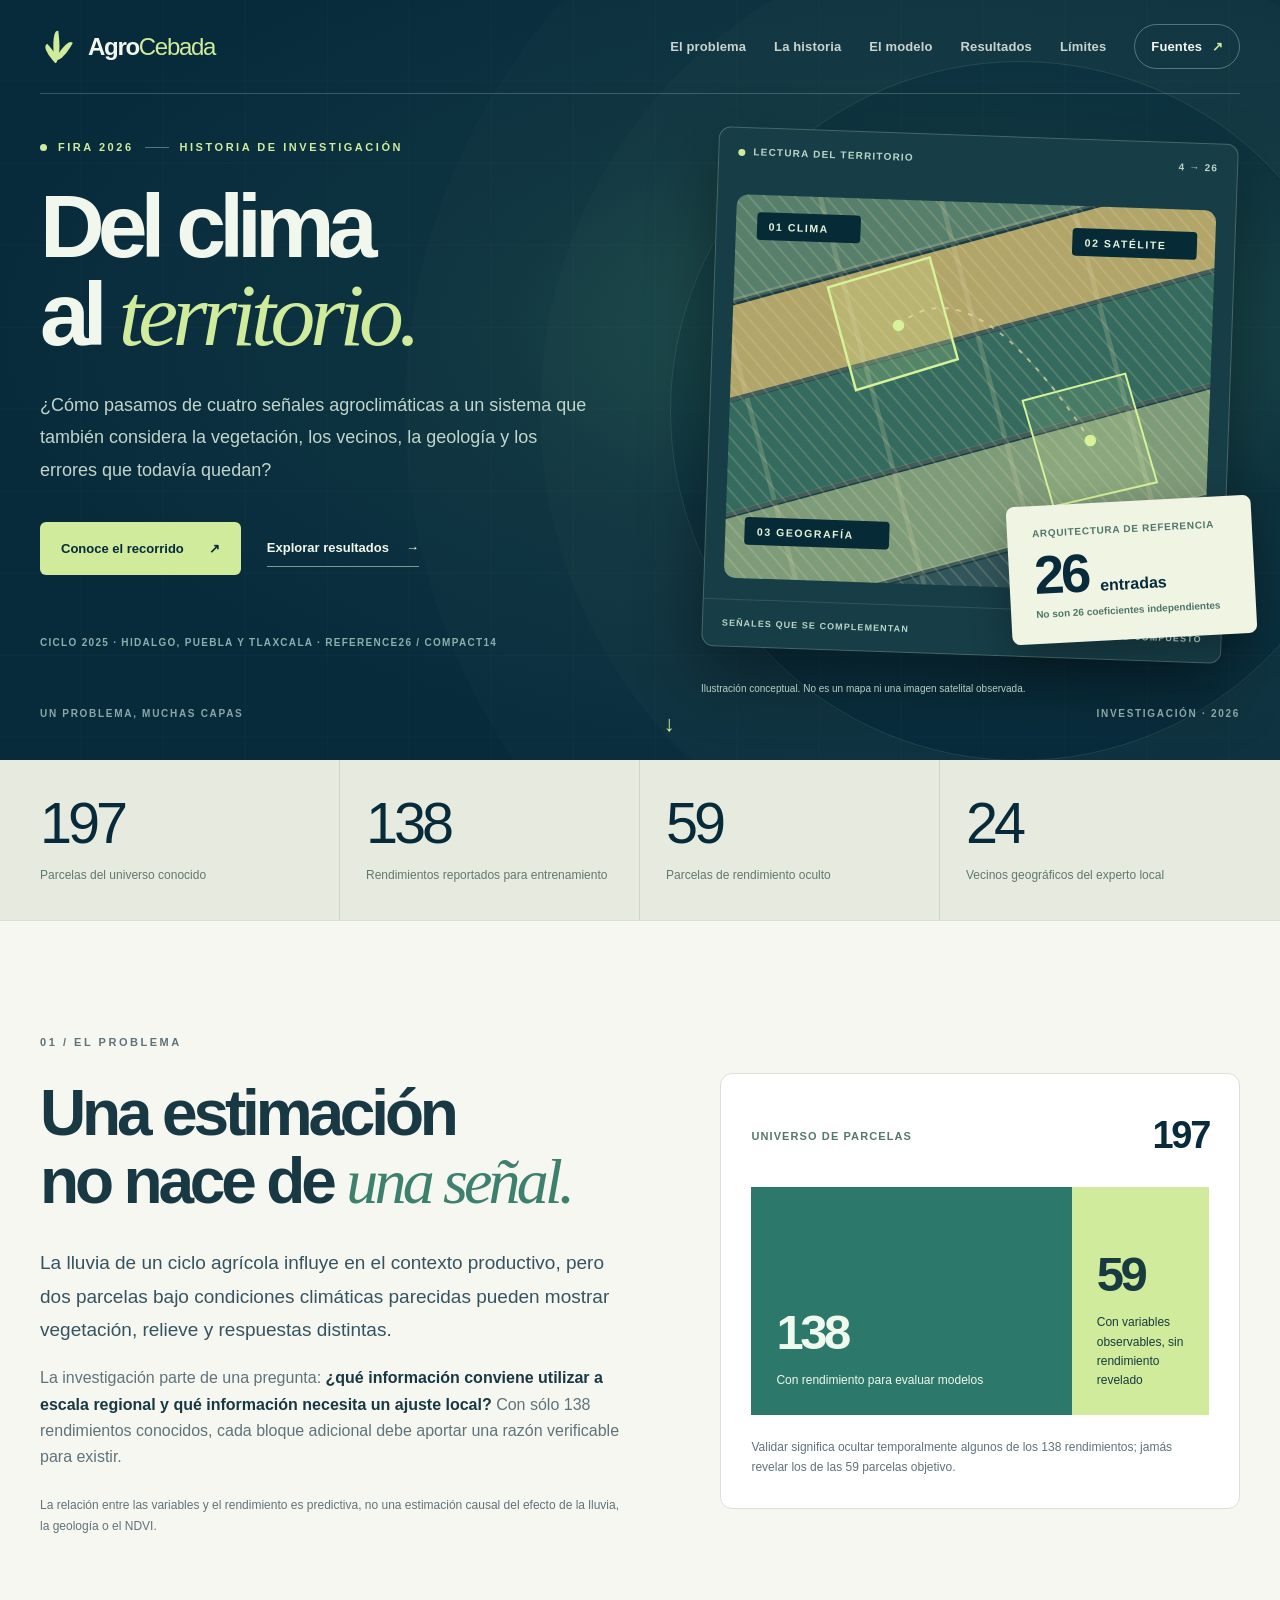
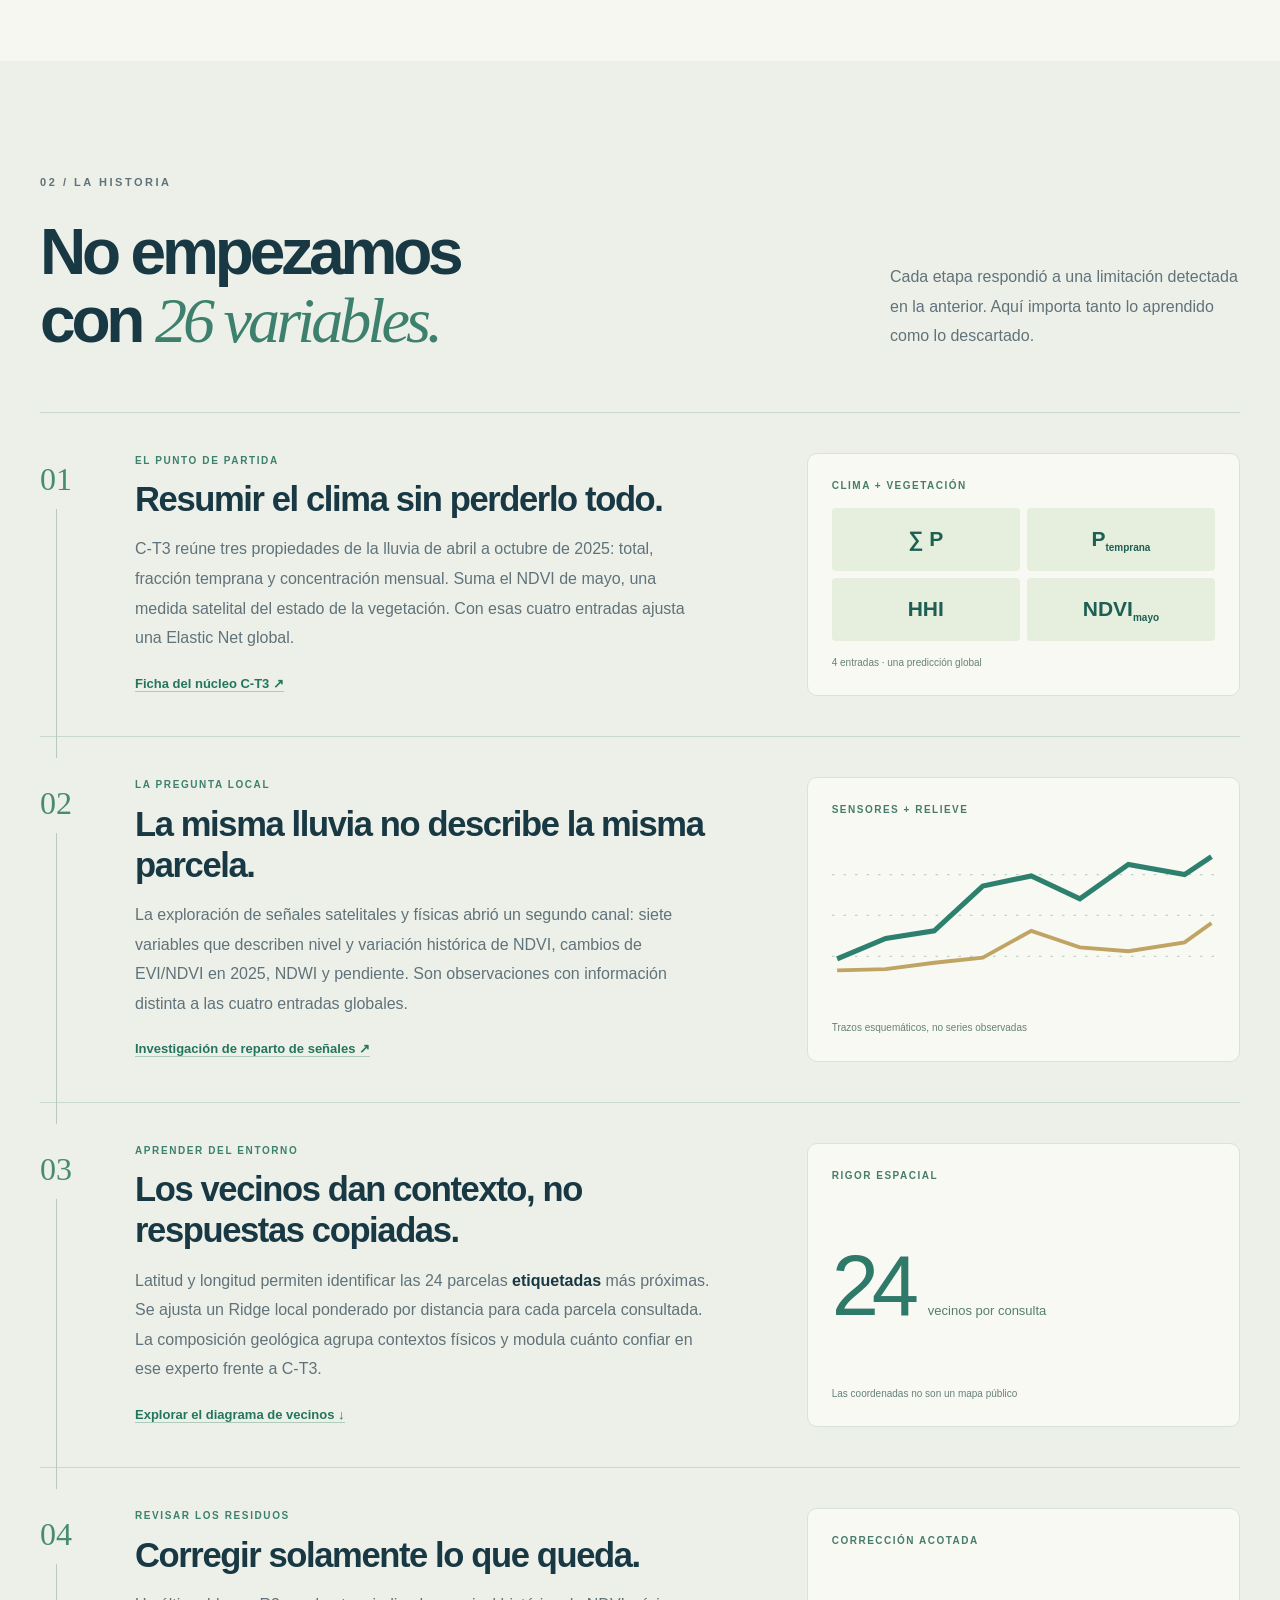
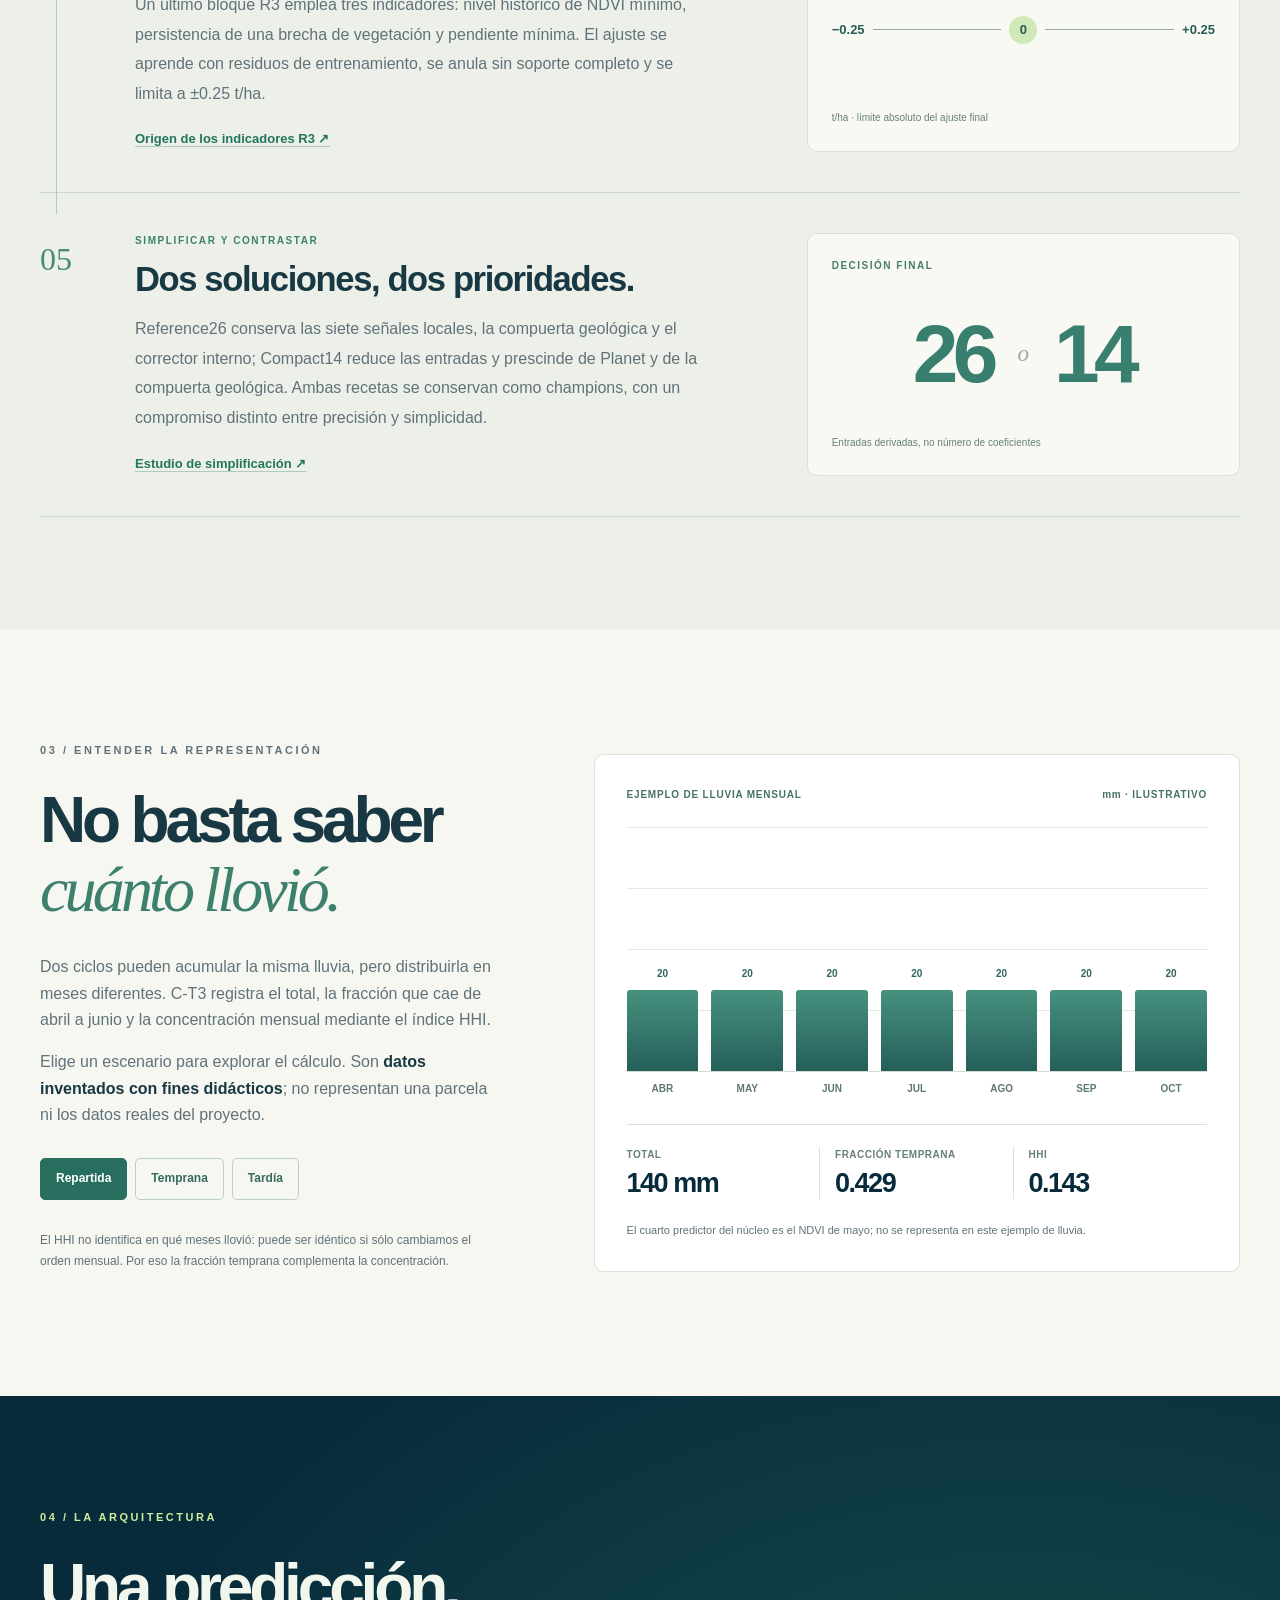
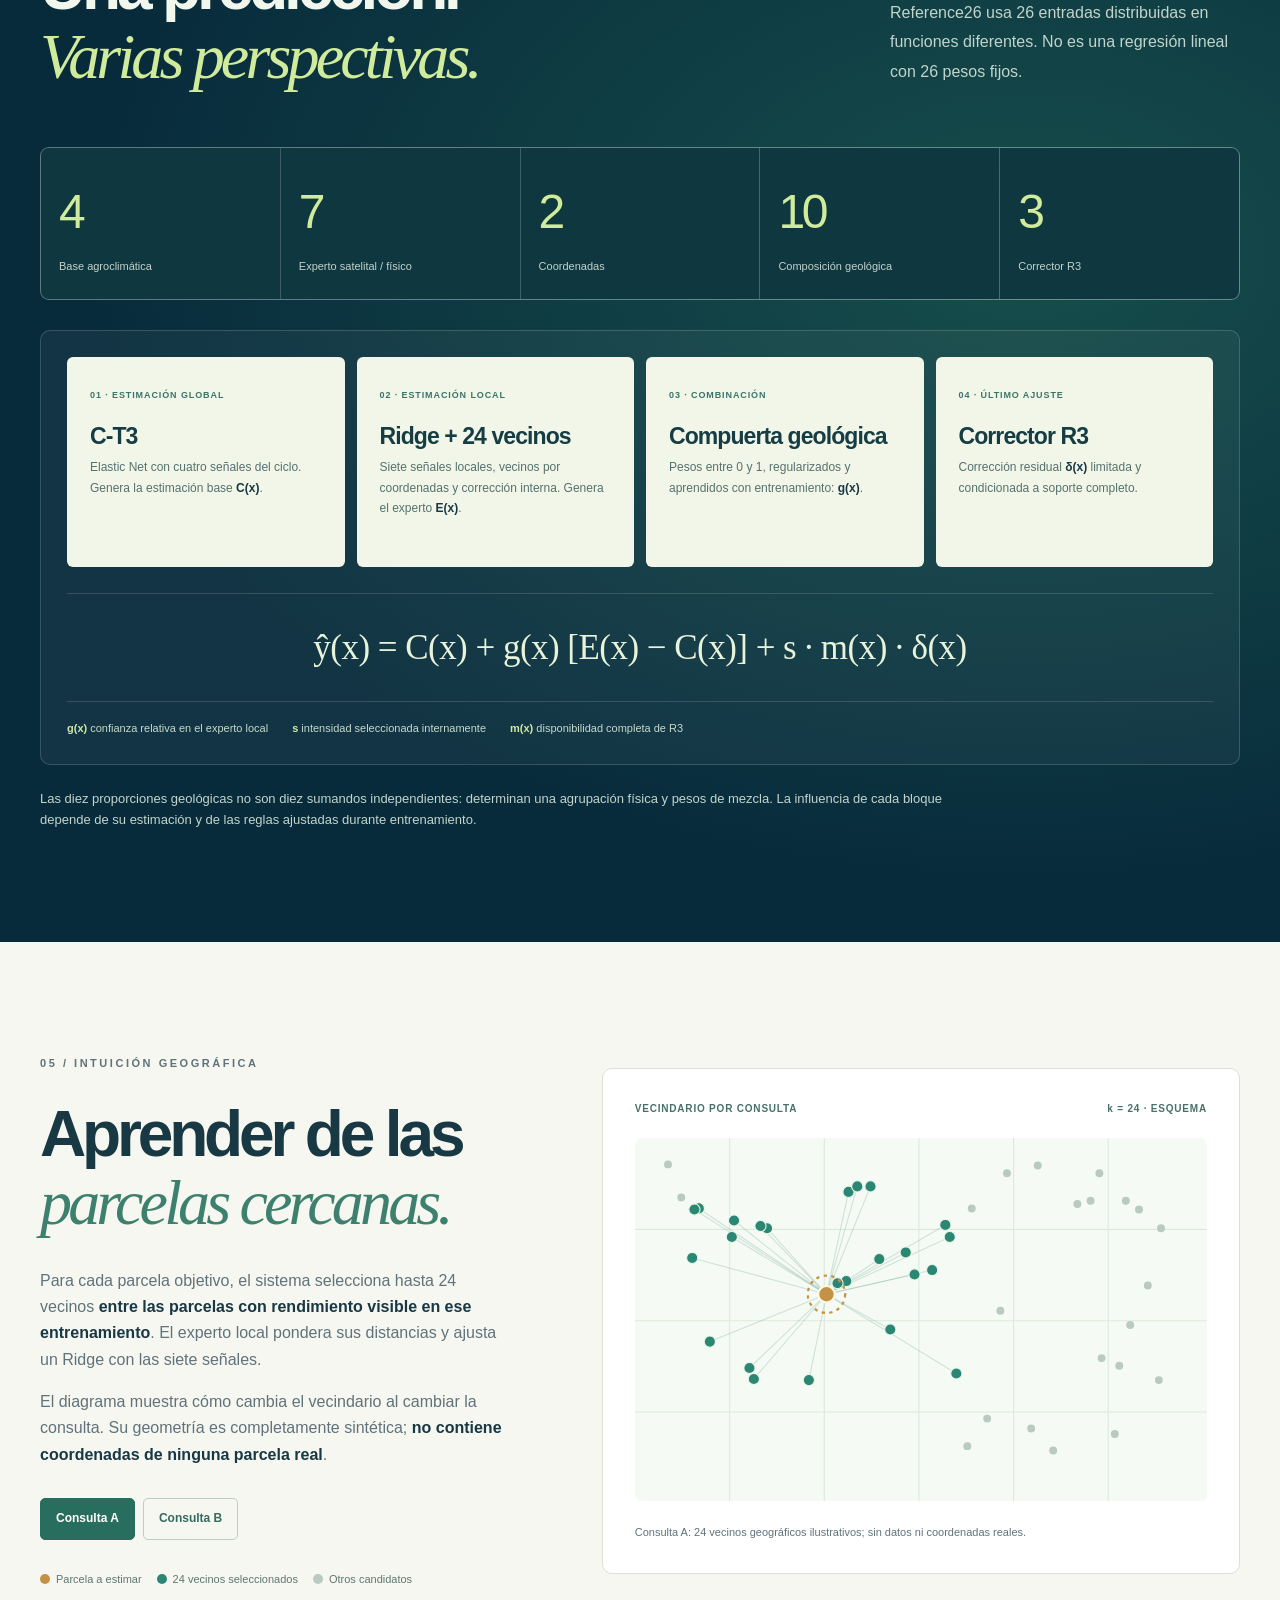
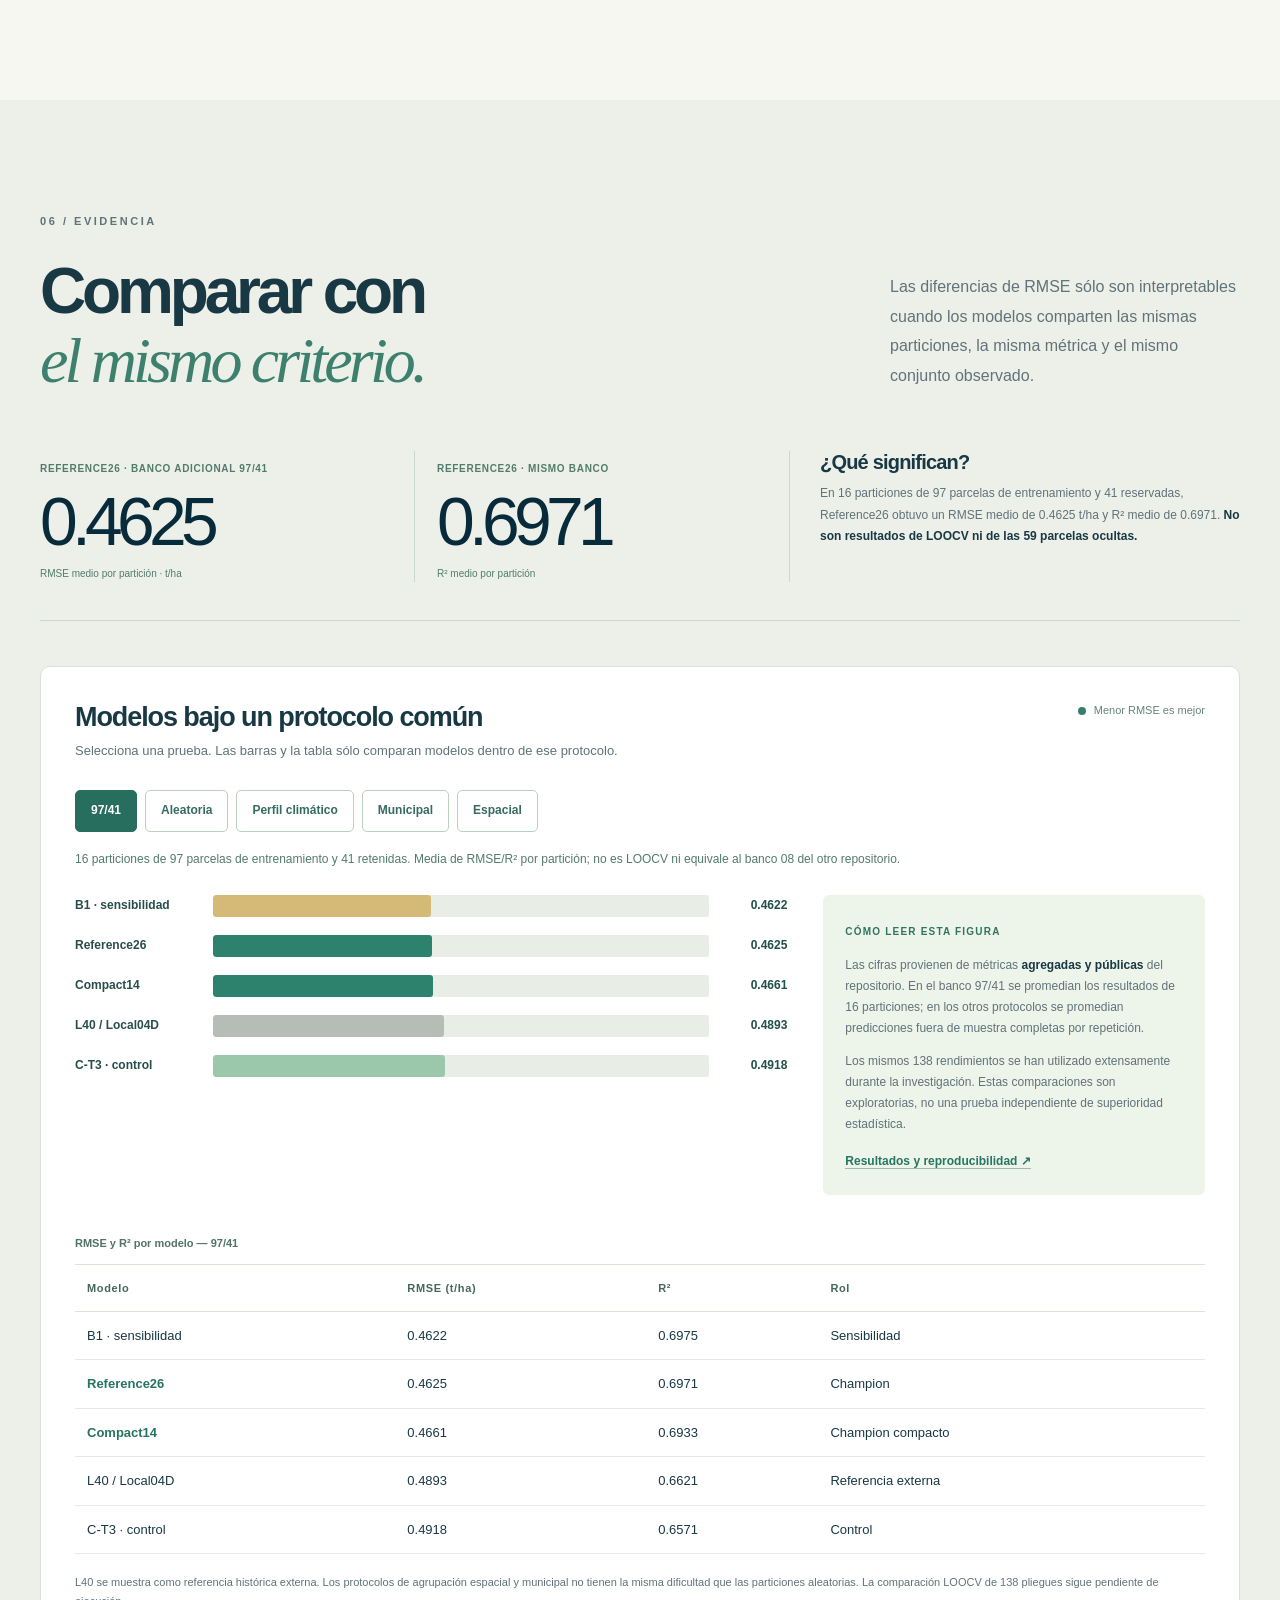
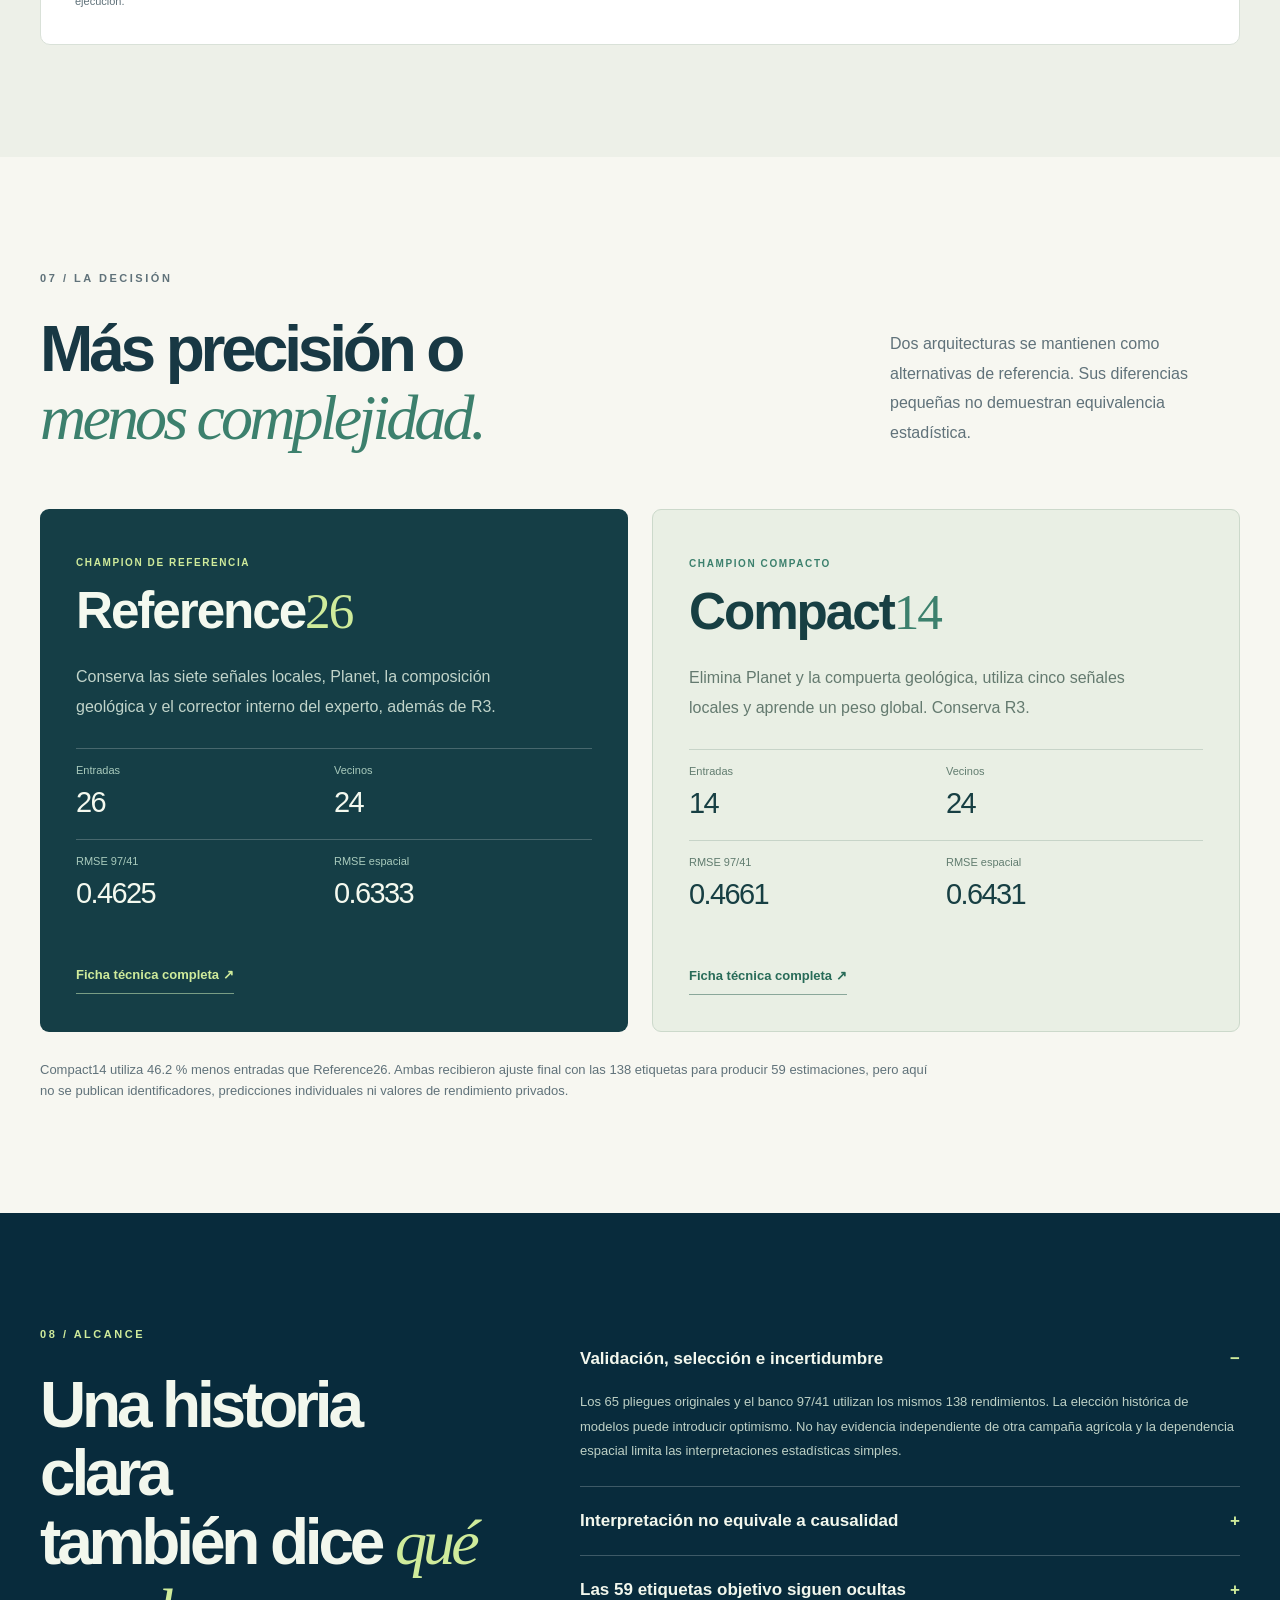
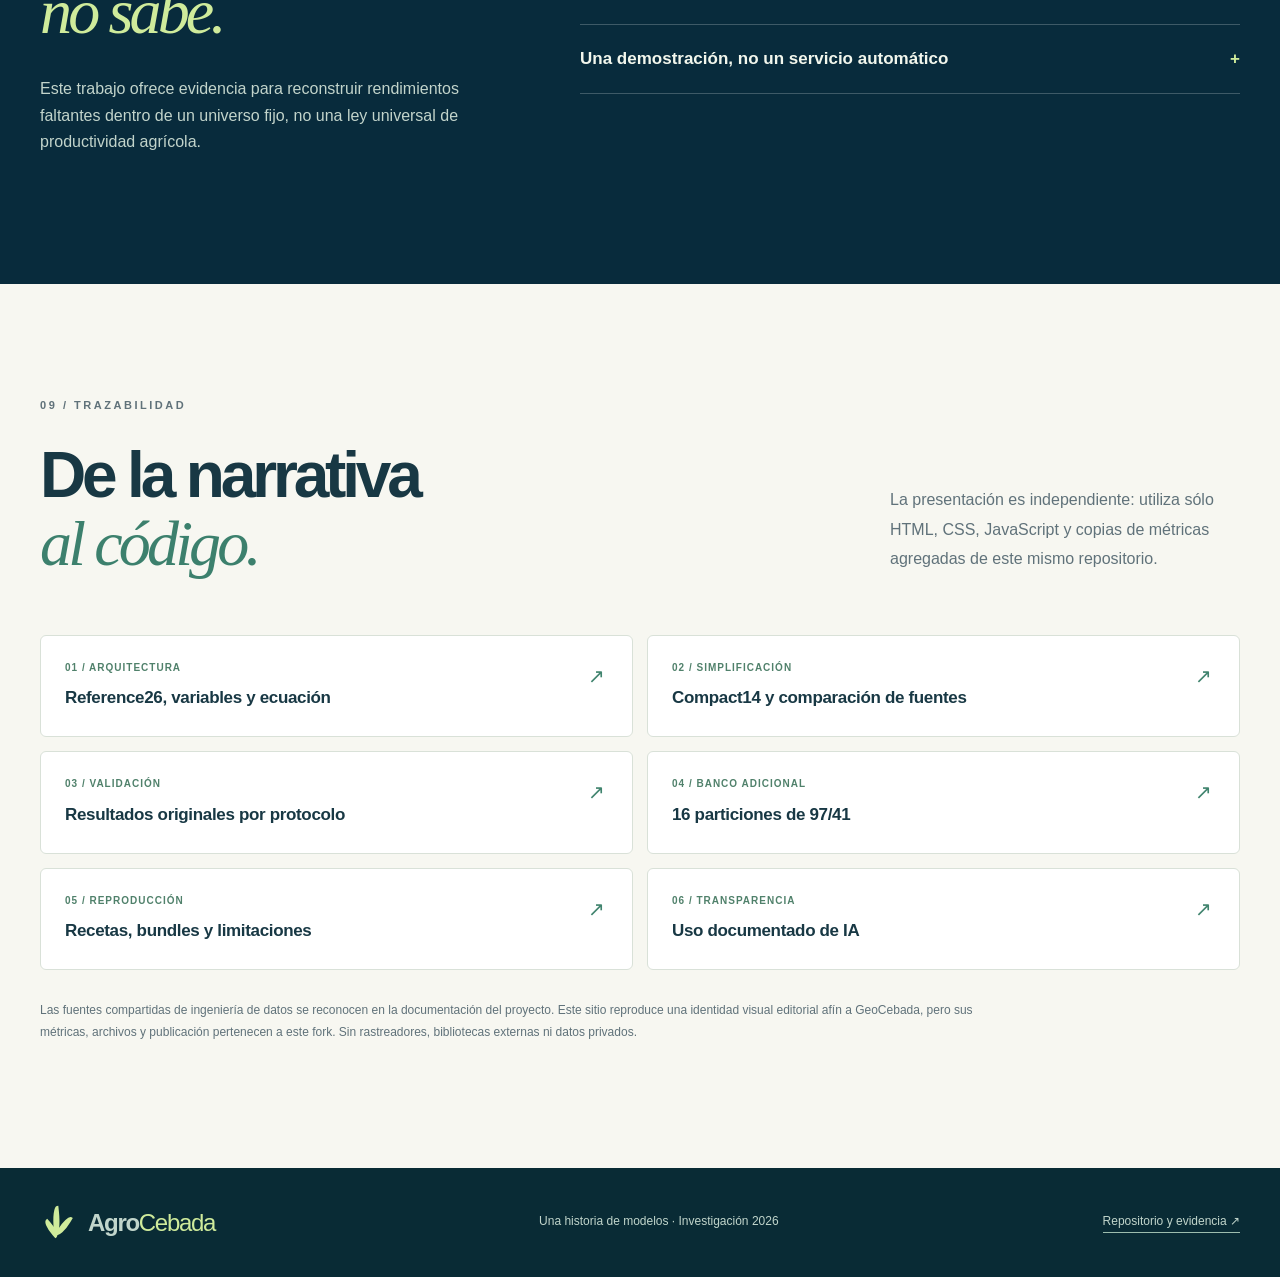
<file: website/index.html>
<!doctype html>
<html lang="es" class="no-js">
<head>
  <meta charset="utf-8">
  <meta name="viewport" content="width=device-width, initial-scale=1">
  <meta name="theme-color" content="#082b3c">
  <meta name="description" content="Del clima al territorio: historia verificable de los modelos Reference26 y Compact14 para estimar el rendimiento de cebada en 197 parcelas.">
  <meta property="og:title" content="AgroCebada · Del clima al territorio">
  <meta property="og:description" content="Cuatro señales globales, un experto local y una corrección acotada. Conoce la investigación detrás de Reference26.">
  <title>AgroCebada — Del clima al territorio</title>
  <link rel="icon" href="./favicon.svg" type="image/svg+xml">
  <link rel="stylesheet" href="./styles.css">
  <script>document.documentElement.classList.replace("no-js","js");</script>
  <script defer src="./app.js"></script>
</head>
<body>
  <a class="skip" href="#contenido">Saltar al contenido</a>
  <header class="site-header" id="inicio">
    <nav class="nav shell" aria-label="Navegación principal">
      <a class="brand" href="#inicio" aria-label="AgroCebada — inicio"><span class="brand-mark" aria-hidden="true"><span></span><span></span><span></span></span><span>Agro<span class="brand-accent">Cebada</span></span></a>
      <button class="mobile-menu" type="button" id="menu-toggle" aria-expanded="false" aria-controls="nav-links">Menú <span aria-hidden="true">☰</span></button>
      <div class="nav-links" id="nav-links">
        <a href="#pregunta">El problema</a>
        <a href="#historia">La historia</a>
        <a href="#arquitectura">El modelo</a>
        <a href="#resultados">Resultados</a>
        <a href="#limitaciones">Límites</a>
        <a class="nav-cta" href="#fuentes">Fuentes <span aria-hidden="true">↗</span></a>
      </div>
    </nav>
  </header>

  <main id="contenido">
    <section class="hero dark-section" aria-labelledby="hero-title">
      <div class="hero-glow" aria-hidden="true"></div>
      <div class="shell hero-layout">
        <div class="hero-copy">
          <p class="eyebrow light"><span class="eyebrow-pip"></span> FIRA 2026 <span class="eyebrow-line"></span> HISTORIA DE INVESTIGACIÓN</p>
          <h1 id="hero-title">Del clima<br>al <em>territorio.</em></h1>
          <p class="hero-lead">¿Cómo pasamos de cuatro señales agroclimáticas a un sistema que también considera la vegetación, los vecinos, la geología y los errores que todavía quedan?</p>
          <div class="hero-actions">
            <a class="button button-lime" href="#historia">Conoce el recorrido <span aria-hidden="true">↗</span></a>
            <a class="text-link text-link-light" href="#resultados">Explorar resultados <span aria-hidden="true">→</span></a>
          </div>
          <div class="hero-footnote">CICLO 2025 · HIDALGO, PUEBLA Y TLAXCALA · REFERENCE26 / COMPACT14</div>
        </div>
        <div class="hero-art" aria-label="Diagrama conceptual: capas de clima, vegetación, geografía y corrección residual. No representa datos reales ni ubicaciones de parcelas.">
          <div class="art-card">
            <div class="art-topline"><span><i class="signal-dot"></i> LECTURA DEL TERRITORIO</span><span>4 → 26</span></div>
            <svg class="field-graphic" viewBox="0 0 540 440" role="img" aria-label="Ilustración abstracta de terrenos y cuatro capas de información">
              <defs>
                <pattern id="furrows" width="12" height="12" patternUnits="userSpaceOnUse" patternTransform="rotate(-26)"><path d="M1 0V12" stroke="#f0deb5" stroke-opacity=".17" stroke-width="2"/></pattern>
                <clipPath id="lands"><rect x="20" y="18" width="500" height="400" rx="12"/></clipPath>
              </defs>
              <g clip-path="url(#lands)">
                <rect x="20" y="18" width="500" height="400" fill="#193c43"/>
                <g transform="rotate(-17 270 220)">
                  <rect x="-100" y="-60" width="750" height="120" fill="#577f6b"/>
                  <rect x="-100" y="65" width="750" height="92" fill="#b2a569"/>
                  <rect x="-100" y="162" width="750" height="110" fill="#356b5e"/>
                  <rect x="-100" y="278" width="750" height="105" fill="#7f9c7a"/>
                  <rect x="-100" y="388" width="750" height="120" fill="#32555b"/>
                  <path d="M45 -80V540 M173 -80V540 M294 -80V540 M425 -80V540 M-100 60H650 M-100 159H650 M-100 274H650 M-100 384H650" stroke="#ddd9ad" stroke-width="5" stroke-opacity=".21"/>
                  <rect x="-100" y="-80" width="750" height="620" fill="url(#furrows)"/>
                </g>
                <path d="M118 112L223 77L256 182L151 218Z" fill="#d7f39a" fill-opacity=".19" stroke="#d7f39a" stroke-width="2.5"/>
                <path d="M325 223L431 191L468 303L361 332Z" fill="#d7f39a" fill-opacity=".12" stroke="#d7f39a" stroke-width="2"/>
                <circle cx="193" cy="149" r="6" fill="#d7f39a"/><circle cx="397" cy="262" r="6" fill="#d7f39a"/>
                <path d="M193 149Q267 78 397 262" fill="none" stroke="#f1dfad" stroke-width="2" stroke-dasharray="5 8" opacity=".65"/>
                <g font-family="Arial,sans-serif" font-size="11" font-weight="bold" letter-spacing="1.6">
                  <rect x="42" y="36" width="108" height="29" rx="4" fill="#062b37"/><text x="54" y="55" fill="#e6f3d8">01 CLIMA</text>
                  <rect x="371" y="41" width="130" height="29" rx="4" fill="#062b37"/><text x="384" y="60" fill="#e6f3d8">02 SATÉLITE</text>
                  <rect x="40" y="354" width="151" height="29" rx="4" fill="#062b37"/><text x="53" y="373" fill="#e6f3d8">03 GEOGRAFÍA</text>
                  <rect x="358" y="353" width="144" height="29" rx="4" fill="#062b37"/><text x="372" y="372" fill="#e6f3d8">04 CORRECCIÓN</text>
                </g>
              </g>
            </svg>
            <div class="art-bottom"><span>SEÑALES QUE SE COMPLEMENTAN</span><span>MODELO COMPUESTO</span></div>
          </div>
          <div class="floating-metric"><span class="floating-kicker">ARQUITECTURA DE REFERENCIA</span><strong>26 <small>entradas</small></strong><span class="floating-sub">No son 26 coeficientes independientes</span></div>
          <small class="art-disclaimer">Ilustración conceptual. No es un mapa ni una imagen satelital observada.</small>
        </div>
      </div>
      <div class="hero-bottom shell"><span>UN PROBLEMA, MUCHAS CAPAS</span><a href="#pregunta" aria-label="Ir a la pregunta de investigación">↓</a><span>INVESTIGACIÓN · 2026</span></div>
    </section>

    <div class="numbers-band" aria-label="Tamaño del estudio">
      <div class="shell numbers-grid">
        <div class="number-item"><strong class="number-value">197</strong><span class="number-label">Parcelas del universo conocido</span></div>
        <div class="number-item"><strong class="number-value">138</strong><span class="number-label">Rendimientos reportados para entrenamiento</span></div>
        <div class="number-item"><strong class="number-value">59</strong><span class="number-label">Parcelas de rendimiento oculto</span></div>
        <div class="number-item"><strong class="number-value">24</strong><span class="number-label">Vecinos geográficos del experto local</span></div>
      </div>
    </div>

    <section class="section question-section" id="pregunta">
      <div class="shell question-layout">
        <div>
          <p class="eyebrow">01 / EL PROBLEMA</p>
          <h2>Una estimación<br>no nace de <em>una señal.</em></h2>
          <p class="section-lead">La lluvia de un ciclo agrícola influye en el contexto productivo, pero dos parcelas bajo condiciones climáticas parecidas pueden mostrar vegetación, relieve y respuestas distintas.</p>
          <p>La investigación parte de una pregunta: <strong>¿qué información conviene utilizar a escala regional y qué información necesita un ajuste local?</strong> Con sólo 138 rendimientos conocidos, cada bloque adicional debe aportar una razón verificable para existir.</p>
          <p class="fine-print">La relación entre las variables y el rendimiento es predictiva, no una estimación causal del efecto de la lluvia, la geología o el NDVI.</p>
        </div>
        <div class="problem-figure" aria-label="Separación entre etiquetas conocidas y ocultas">
          <div class="problem-upper"><span>UNIVERSO DE PARCELAS</span><strong>197</strong></div>
          <div class="problem-split"><div class="known"><strong>138</strong><span>Con rendimiento para evaluar modelos</span></div><div class="unknown"><strong>59</strong><span>Con variables observables, sin rendimiento revelado</span></div></div>
          <p>Validar significa ocultar temporalmente algunos de los 138 rendimientos; jamás revelar los de las 59 parcelas objetivo.</p>
        </div>
      </div>
    </section>

    <section class="section story-section" id="historia">
      <div class="shell">
        <div class="section-heading"><div><p class="eyebrow">02 / LA HISTORIA</p><h2>No empezamos<br>con <em>26 variables.</em></h2></div><p>Cada etapa respondió a una limitación detectada en la anterior. Aquí importa tanto lo aprendido como lo descartado.</p></div>
        <div class="story-timeline">
          <article class="story-step">
            <div class="story-index"><span>01</span><i></i></div>
            <div class="story-body"><p class="step-overline">EL PUNTO DE PARTIDA</p><h3>Resumir el clima sin perderlo todo.</h3><p>C-T3 reúne tres propiedades de la lluvia de abril a octubre de 2025: total, fracción temprana y concentración mensual. Suma el NDVI de mayo, una medida satelital del estado de la vegetación. Con esas cuatro entradas ajusta una Elastic Net global.</p><a href="https://github.com/heri-espino/todoseboso/blob/main/documentation/models/CT3/README.md" target="_blank" rel="noopener noreferrer">Ficha del núcleo C-T3 ↗</a></div>
            <div class="story-visual stage-climate"><span>CLIMA + VEGETACIÓN</span><div class="four-grid"><b>∑ P</b><b>P<sub>temprana</sub></b><b>HHI</b><b>NDVI<sub>mayo</sub></b></div><small>4 entradas · una predicción global</small></div>
          </article>
          <article class="story-step">
            <div class="story-index"><span>02</span><i></i></div>
            <div class="story-body"><p class="step-overline">LA PREGUNTA LOCAL</p><h3>La misma lluvia no describe la misma parcela.</h3><p>La exploración de señales satelitales y físicas abrió un segundo canal: siete variables que describen nivel y variación histórica de NDVI, cambios de EVI/NDVI en 2025, NDWI y pendiente. Son observaciones con información distinta a las cuatro entradas globales.</p><a href="https://github.com/heri-espino/todoseboso/blob/main/documentation/signal_role_allocation_results.md" target="_blank" rel="noopener noreferrer">Investigación de reparto de señales ↗</a></div>
            <div class="story-visual stage-satellite"><span>SENSORES + RELIEVE</span><div class="signal-traces" aria-hidden="true"><svg viewBox="0 0 300 126"><path d="M0 95H300 M0 63H300 M0 31H300" stroke="#bfd2c9" stroke-dasharray="2 7"/><path d="M4 97L42 81L80 75L118 40L156 32L194 50L232 23L276 31L297 17" fill="none" stroke="#2e806e" stroke-width="4"/><path d="M4 106L42 105L80 100L118 96L156 75L194 88L232 91L276 84L297 69" fill="none" stroke="#c0a464" stroke-width="3"/></svg></div><small>Trazos esquemáticos, no series observadas</small></div>
          </article>
          <article class="story-step">
            <div class="story-index"><span>03</span><i></i></div>
            <div class="story-body"><p class="step-overline">APRENDER DEL ENTORNO</p><h3>Los vecinos dan contexto, no respuestas copiadas.</h3><p>Latitud y longitud permiten identificar las 24 parcelas <strong>etiquetadas</strong> más próximas. Se ajusta un Ridge local ponderado por distancia para cada parcela consultada. La composición geológica agrupa contextos físicos y modula cuánto confiar en ese experto frente a C-T3.</p><a href="#vecinos">Explorar el diagrama de vecinos ↓</a></div>
            <div class="story-visual stage-local"><span>RIGOR ESPACIAL</span><div class="local-icon"><strong>24</strong><span>vecinos por consulta</span></div><small>Las coordenadas no son un mapa público</small></div>
          </article>
          <article class="story-step">
            <div class="story-index"><span>04</span><i></i></div>
            <div class="story-body"><p class="step-overline">REVISAR LOS RESIDUOS</p><h3>Corregir solamente lo que queda.</h3><p>Un último bloque R3 emplea tres indicadores: nivel histórico de NDVI mínimo, persistencia de una brecha de vegetación y pendiente mínima. El ajuste se aprende con residuos de entrenamiento, se anula sin soporte completo y se limita a ±0.25 t/ha.</p><a href="https://github.com/heri-espino/todoseboso/blob/main/documentation/temporal_indicator_weights_conclusions.md" target="_blank" rel="noopener noreferrer">Origen de los indicadores R3 ↗</a></div>
            <div class="story-visual stage-residual"><span>CORRECCIÓN ACOTADA</span><div class="residual-axis"><span>−0.25</span><i></i><b>0</b><i></i><span>+0.25</span></div><small>t/ha · límite absoluto del ajuste final</small></div>
          </article>
          <article class="story-step last">
            <div class="story-index"><span>05</span></div>
            <div class="story-body"><p class="step-overline">SIMPLIFICAR Y CONTRASTAR</p><h3>Dos soluciones, dos prioridades.</h3><p>Reference26 conserva las siete señales locales, la compuerta geológica y el corrector interno; Compact14 reduce las entradas y prescinde de Planet y de la compuerta geológica. Ambas recetas se conservan como champions, con un compromiso distinto entre precisión y simplicidad.</p><a href="https://github.com/heri-espino/todoseboso/blob/main/documentation/architecture_decomposition_conclusions.md" target="_blank" rel="noopener noreferrer">Estudio de simplificación ↗</a></div>
            <div class="story-visual stage-outcome"><span>DECISIÓN FINAL</span><div class="outcome-split"><b>26</b><span>o</span><b>14</b></div><small>Entradas derivadas, no número de coeficientes</small></div>
          </article>
        </div>
      </div>
    </section>

    <section class="section climate-section" id="clima">
      <div class="shell climate-layout">
        <div>
          <p class="eyebrow">03 / ENTENDER LA REPRESENTACIÓN</p>
          <h2>No basta saber<br><em>cuánto llovió.</em></h2>
          <p>Dos ciclos pueden acumular la misma lluvia, pero distribuirla en meses diferentes. C-T3 registra el total, la fracción que cae de abril a junio y la concentración mensual mediante el índice HHI.</p>
          <p>Elige un escenario para explorar el cálculo. Son <strong>datos inventados con fines didácticos</strong>; no representan una parcela ni los datos reales del proyecto.</p>
          <div class="scenario-controls" role="group" aria-label="Distribución simulada de lluvia">
            <button type="button" class="scenario active" data-scenario="uniform" aria-pressed="true">Repartida</button>
            <button type="button" class="scenario" data-scenario="early" aria-pressed="false">Temprana</button>
            <button type="button" class="scenario" data-scenario="late" aria-pressed="false">Tardía</button>
          </div>
          <p class="fine-print">El HHI no identifica en qué meses llovió: puede ser idéntico si sólo cambiamos el orden mensual. Por eso la fracción temprana complementa la concentración.</p>
        </div>
        <div class="climate-panel">
          <div class="figure-head"><span>EJEMPLO DE LLUVIA MENSUAL</span><span>mm · ILUSTRATIVO</span></div>
          <div class="rain-chart" id="rain-chart" role="img" aria-label="Siete barras de lluvia ilustrativa entre abril y octubre"></div>
          <div class="rain-labels"><span>ABR</span><span>MAY</span><span>JUN</span><span>JUL</span><span>AGO</span><span>SEP</span><span>OCT</span></div>
          <div class="climate-stats" aria-live="polite"><div><span>TOTAL</span><strong id="rain-total">140 mm</strong></div><div><span>FRACCIÓN TEMPRANA</span><strong id="rain-early">0.429</strong></div><div><span>HHI</span><strong id="rain-hhi">0.143</strong></div></div>
          <p class="figure-foot">El cuarto predictor del núcleo es el NDVI de mayo; no se representa en este ejemplo de lluvia.</p>
        </div>
      </div>
    </section>

    <section class="section architecture-section dark-section" id="arquitectura">
      <div class="shell">
        <div class="section-heading"><div><p class="eyebrow light">04 / LA ARQUITECTURA</p><h2>Una predicción.<br><em>Varias perspectivas.</em></h2></div><p>Reference26 usa 26 entradas distribuidas en funciones diferentes. No es una regresión lineal con 26 pesos fijos.</p></div>
        <div class="feature-strip" aria-label="Composición de las 26 entradas">
          <div><b>4</b><span>Base agroclimática</span></div><div><b>7</b><span>Experto satelital / físico</span></div><div><b>2</b><span>Coordenadas</span></div><div><b>10</b><span>Composición geológica</span></div><div><b>3</b><span>Corrector R3</span></div>
        </div>
        <div class="architecture-flow" aria-label="Flujo de predicción Reference26">
          <div class="flow-columns">
            <article class="flow-panel"><small>01 · ESTIMACIÓN GLOBAL</small><h3>C-T3</h3><p>Elastic Net con cuatro señales del ciclo. Genera la estimación base <strong>C(x)</strong>.</p></article>
            <article class="flow-panel"><small>02 · ESTIMACIÓN LOCAL</small><h3>Ridge + 24 vecinos</h3><p>Siete señales locales, vecinos por coordenadas y corrección interna. Genera el experto <strong>E(x)</strong>.</p></article>
            <article class="flow-panel"><small>03 · COMBINACIÓN</small><h3>Compuerta geológica</h3><p>Pesos entre 0 y 1, regularizados y aprendidos con entrenamiento: <strong>g(x)</strong>.</p></article>
            <article class="flow-panel"><small>04 · ÚLTIMO AJUSTE</small><h3>Corrector R3</h3><p>Corrección residual <strong>δ(x)</strong> limitada y condicionada a soporte completo.</p></article>
          </div>
          <div class="model-equation" role="math" aria-label="Predicción igual a C más g por la diferencia E menos C más s por m por delta">
            ŷ(x) = C(x) + g(x) [E(x) − C(x)] + s · m(x) · δ(x)
          </div>
          <div class="equation-legend"><span><b>g(x)</b> confianza relativa en el experto local</span><span><b>s</b> intensidad seleccionada internamente</span><span><b>m(x)</b> disponibilidad completa de R3</span></div>
        </div>
        <p class="dark-note">Las diez proporciones geológicas no son diez sumandos independientes: determinan una agrupación física y pesos de mezcla. La influencia de cada bloque depende de su estimación y de las reglas ajustadas durante entrenamiento.</p>
      </div>
    </section>

    <section class="section neighbors-section" id="vecinos">
      <div class="shell neighbors-layout">
        <div>
          <p class="eyebrow">05 / INTUICIÓN GEOGRÁFICA</p>
          <h2>Aprender de las<br><em>parcelas cercanas.</em></h2>
          <p>Para cada parcela objetivo, el sistema selecciona hasta 24 vecinos <strong>entre las parcelas con rendimiento visible en ese entrenamiento</strong>. El experto local pondera sus distancias y ajusta un Ridge con las siete señales.</p>
          <p>El diagrama muestra cómo cambia el vecindario al cambiar la consulta. Su geometría es completamente sintética; <strong>no contiene coordenadas de ninguna parcela real</strong>.</p>
          <div class="scenario-controls" role="group" aria-label="Elegir posición ilustrativa de parcela consultada"><button type="button" class="neighbor-control active" data-query="one" aria-pressed="true">Consulta A</button><button type="button" class="neighbor-control" data-query="two" aria-pressed="false">Consulta B</button></div>
          <div class="neighbor-key"><span><i class="dot query"></i>Parcela a estimar</span><span><i class="dot chosen"></i>24 vecinos seleccionados</span><span><i class="dot unused"></i>Otros candidatos</span></div>
        </div>
        <div class="neighbor-panel">
          <div class="figure-head"><span>VECINDARIO POR CONSULTA</span><span>k = 24 · ESQUEMA</span></div>
          <svg id="neighbor-svg" viewBox="0 0 520 330" role="img" aria-label="Gráfico conceptual de un objetivo y 24 vecinos seleccionados"></svg>
          <p class="figure-foot" id="neighbor-caption" aria-live="polite">Consulta A: vecindad geográfica ilustrativa. No se muestran rendimientos.</p>
        </div>
      </div>
    </section>

    <section class="section results-section" id="resultados">
      <div class="shell">
        <div class="section-heading"><div><p class="eyebrow">06 / EVIDENCIA</p><h2>Comparar con<br><em>el mismo criterio.</em></h2></div><p>Las diferencias de RMSE sólo son interpretables cuando los modelos comparten las mismas particiones, la misma métrica y el mismo conjunto observado.</p></div>
        <div class="headline-results">
          <div class="headline-stat"><span>REFERENCE26 · BANCO ADICIONAL 97/41</span><strong>0.4625</strong><small>RMSE medio por partición · t/ha</small></div>
          <div class="headline-stat"><span>REFERENCE26 · MISMO BANCO</span><strong>0.6971</strong><small>R² medio por partición</small></div>
          <div class="headline-context"><h3>¿Qué significan?</h3><p>En 16 particiones de 97 parcelas de entrenamiento y 41 reservadas, Reference26 obtuvo un RMSE medio de 0.4625 t/ha y R² medio de 0.6971. <strong>No son resultados de LOOCV ni de las 59 parcelas ocultas.</strong></p></div>
        </div>
        <div class="comparison">
          <div class="comparison-head"><div><h3>Modelos bajo un protocolo común</h3><p>Selecciona una prueba. Las barras y la tabla sólo comparan modelos dentro de ese protocolo.</p></div><div class="metric-legend"><span class="legend-pip"></span>Menor RMSE es mejor</div></div>
          <div class="protocol-tabs" role="group" aria-label="Protocolo de validación">
            <button type="button" class="protocol active" data-protocol="fresh_97_41" aria-pressed="true">97/41</button>
            <button type="button" class="protocol" data-protocol="random" aria-pressed="false">Aleatoria</button>
            <button type="button" class="protocol" data-protocol="climate_profile" aria-pressed="false">Perfil climático</button>
            <button type="button" class="protocol" data-protocol="municipality" aria-pressed="false">Municipal</button>
            <button type="button" class="protocol" data-protocol="spatial" aria-pressed="false">Espacial</button>
          </div>
          <p class="protocol-description" id="protocol-description">16 particiones de 97/41; media del RMSE de cada partición. No es el banco de confirmación 08 de GeoC.</p>
          <div class="comparison-layout">
            <div class="comparison-chart" id="comparison-chart" aria-live="polite"><p>Cargando métricas agregadas verificadas…</p></div>
            <div class="comparison-aside">
              <span class="aside-kicker">CÓMO LEER ESTA FIGURA</span>
              <p>Las cifras provienen de métricas <strong>agregadas y públicas</strong> del repositorio. En el banco 97/41 se promedian los resultados de 16 particiones; en los otros protocolos se promedian predicciones fuera de muestra completas por repetición.</p>
              <p>Los mismos 138 rendimientos se han utilizado extensamente durante la investigación. Estas comparaciones son exploratorias, no una prueba independiente de superioridad estadística.</p>
              <a href="https://github.com/heri-espino/todoseboso/blob/main/results/current_champions/v1/README.md" target="_blank" rel="noopener noreferrer">Resultados y reproducibilidad ↗</a>
            </div>
          </div>
          <div class="table-scroll"><table><caption id="comparison-caption">RMSE y R² por modelo — banco 97/41</caption><thead><tr><th scope="col">Modelo</th><th scope="col">RMSE (t/ha)</th><th scope="col">R²</th><th scope="col">Rol</th></tr></thead><tbody id="comparison-table"><tr><td>Reference26</td><td>0.4625</td><td>0.6971</td><td>Champion</td></tr><tr><td>Compact14</td><td>0.4661</td><td>0.6933</td><td>Champion compacto</td></tr><tr><td>L40 / Local04D</td><td>0.4893</td><td>0.6621</td><td>Referencia externa</td></tr><tr><td>CT3</td><td>0.4918</td><td>0.6571</td><td>Control</td></tr><tr><td>B1</td><td>0.4622</td><td>0.6975</td><td>Sensibilidad</td></tr></tbody></table></div>
          <p class="comparison-foot">L40 se muestra como referencia histórica externa. Los protocolos de agrupación espacial y municipal no tienen la misma dificultad que las particiones aleatorias. La comparación LOOCV de 138 pliegues sigue pendiente de ejecución.</p>
        </div>
      </div>
    </section>

    <section class="section choice-section" id="eleccion">
      <div class="shell">
        <div class="section-heading"><div><p class="eyebrow">07 / LA DECISIÓN</p><h2>Más precisión o<br><em>menos complejidad.</em></h2></div><p>Dos arquitecturas se mantienen como alternativas de referencia. Sus diferencias pequeñas no demuestran equivalencia estadística.</p></div>
        <div class="choice-grid">
          <article class="choice-card">
            <p class="choice-label">CHAMPION DE REFERENCIA</p><h3>Reference<span>26</span></h3><p>Conserva las siete señales locales, Planet, la composición geológica y el corrector interno del experto, además de R3.</p>
            <dl><div><dt>Entradas</dt><dd>26</dd></div><div><dt>Vecinos</dt><dd>24</dd></div><div><dt>RMSE 97/41</dt><dd>0.4625</dd></div><div><dt>RMSE espacial</dt><dd>0.6333</dd></div></dl>
            <a class="text-link" href="https://github.com/heri-espino/todoseboso/blob/main/documentation/models/Reference26/README.md" target="_blank" rel="noopener noreferrer">Ficha técnica completa ↗</a>
          </article>
          <article class="choice-card quiet">
            <p class="choice-label">CHAMPION COMPACTO</p><h3>Compact<span>14</span></h3><p>Elimina Planet y la compuerta geológica, utiliza cinco señales locales y aprende un peso global. Conserva R3.</p>
            <dl><div><dt>Entradas</dt><dd>14</dd></div><div><dt>Vecinos</dt><dd>24</dd></div><div><dt>RMSE 97/41</dt><dd>0.4661</dd></div><div><dt>RMSE espacial</dt><dd>0.6431</dd></div></dl>
            <a class="text-link" href="https://github.com/heri-espino/todoseboso/blob/main/documentation/models/Compact14/README.md" target="_blank" rel="noopener noreferrer">Ficha técnica completa ↗</a>
          </article>
        </div>
        <p class="choice-note">Compact14 utiliza 46.2 % menos entradas que Reference26. Ambas recibieron ajuste final con las 138 etiquetas para producir 59 estimaciones, pero aquí no se publican identificadores, predicciones individuales ni valores de rendimiento privados.</p>
      </div>
    </section>

    <section class="section caveats-section dark-section" id="limitaciones">
      <div class="shell caveats-layout">
        <div><p class="eyebrow light">08 / ALCANCE</p><h2>Una historia clara<br>también dice <em>qué no sabe.</em></h2><p>Este trabajo ofrece evidencia para reconstruir rendimientos faltantes dentro de un universo fijo, no una ley universal de productividad agrícola.</p></div>
        <div class="caveat-list">
          <details open><summary>Validación, selección e incertidumbre</summary><p>Los 65 pliegues originales y el banco 97/41 utilizan los mismos 138 rendimientos. La elección histórica de modelos puede introducir optimismo. No hay evidencia independiente de otra campaña agrícola y la dependencia espacial limita las interpretaciones estadísticas simples.</p></details>
          <details><summary>Interpretación no equivale a causalidad</summary><p>Precipitación, NDVI, geología y pendiente son señales predictivas; el modelo no demuestra que una de ellas cause cambios en rendimiento. El orden de importancia causal no se desprende de su inclusión.</p></details>
          <details><summary>Las 59 etiquetas objetivo siguen ocultas</summary><p>Disponemos de 59 estimaciones finales, no de 59 rendimientos observados. Ningún RMSE o R² mostrado aquí se calcula sobre la referencia real de esas 59 parcelas.</p></details>
          <details><summary>Una demostración, no un servicio automático</summary><p>Los diagramas y escenarios climáticos son conceptuales. Esta web no ejecuta inferencia nueva, no publica datos individuales y no valida decisiones crediticias, desempeño futuro o transferencia a otras regiones.</p></details>
        </div>
      </div>
    </section>

    <section class="section sources-section" id="fuentes">
      <div class="shell">
        <div class="section-heading"><div><p class="eyebrow">09 / TRAZABILIDAD</p><h2>De la narrativa<br><em>al código.</em></h2></div><p>La presentación es independiente: utiliza sólo HTML, CSS, JavaScript y copias de métricas agregadas de este mismo repositorio.</p></div>
        <div class="source-links">
          <a href="https://github.com/heri-espino/todoseboso/blob/main/documentation/models/Reference26/README.md" target="_blank" rel="noopener noreferrer"><span>01 / ARQUITECTURA</span><strong>Reference26, variables y ecuación</strong><i aria-hidden="true">↗</i></a>
          <a href="https://github.com/heri-espino/todoseboso/blob/main/documentation/models/Compact14/README.md" target="_blank" rel="noopener noreferrer"><span>02 / SIMPLIFICACIÓN</span><strong>Compact14 y comparación de fuentes</strong><i aria-hidden="true">↗</i></a>
          <a href="https://github.com/heri-espino/todoseboso/blob/main/results/current_champions/v1/README.md" target="_blank" rel="noopener noreferrer"><span>03 / VALIDACIÓN</span><strong>Resultados originales por protocolo</strong><i aria-hidden="true">↗</i></a>
          <a href="https://github.com/heri-espino/todoseboso/blob/main/results/comparison_97_41/v1/README.md" target="_blank" rel="noopener noreferrer"><span>04 / BANCO ADICIONAL</span><strong>16 particiones de 97/41</strong><i aria-hidden="true">↗</i></a>
          <a href="https://github.com/heri-espino/todoseboso/blob/main/documentation/current_champions_reproduction.md" target="_blank" rel="noopener noreferrer"><span>05 / REPRODUCCIÓN</span><strong>Recetas, bundles y limitaciones</strong><i aria-hidden="true">↗</i></a>
          <a href="https://github.com/heri-espino/todoseboso/blob/main/documentation/ai_usage.md" target="_blank" rel="noopener noreferrer"><span>06 / TRANSPARENCIA</span><strong>Uso documentado de IA</strong><i aria-hidden="true">↗</i></a>
        </div>
        <p class="sources-disclaimer">Las fuentes compartidas de ingeniería de datos se reconocen en la documentación del proyecto. Este sitio reproduce una identidad visual editorial afín a GeoCebada, pero sus métricas, archivos y publicación pertenecen a este fork. Sin rastreadores, bibliotecas externas ni datos privados.</p>
      </div>
    </section>
  </main>
  <footer class="site-footer"><div class="shell footer-inner"><a class="brand" href="#inicio"><span class="brand-mark" aria-hidden="true"><span></span><span></span><span></span></span><span>Agro<span class="brand-accent">Cebada</span></span></a><span>Una historia de modelos · Investigación 2026</span><a href="https://github.com/heri-espino/todoseboso" target="_blank" rel="noopener noreferrer">Repositorio y evidencia ↗</a></div></footer>
</body>
</html>
</file>
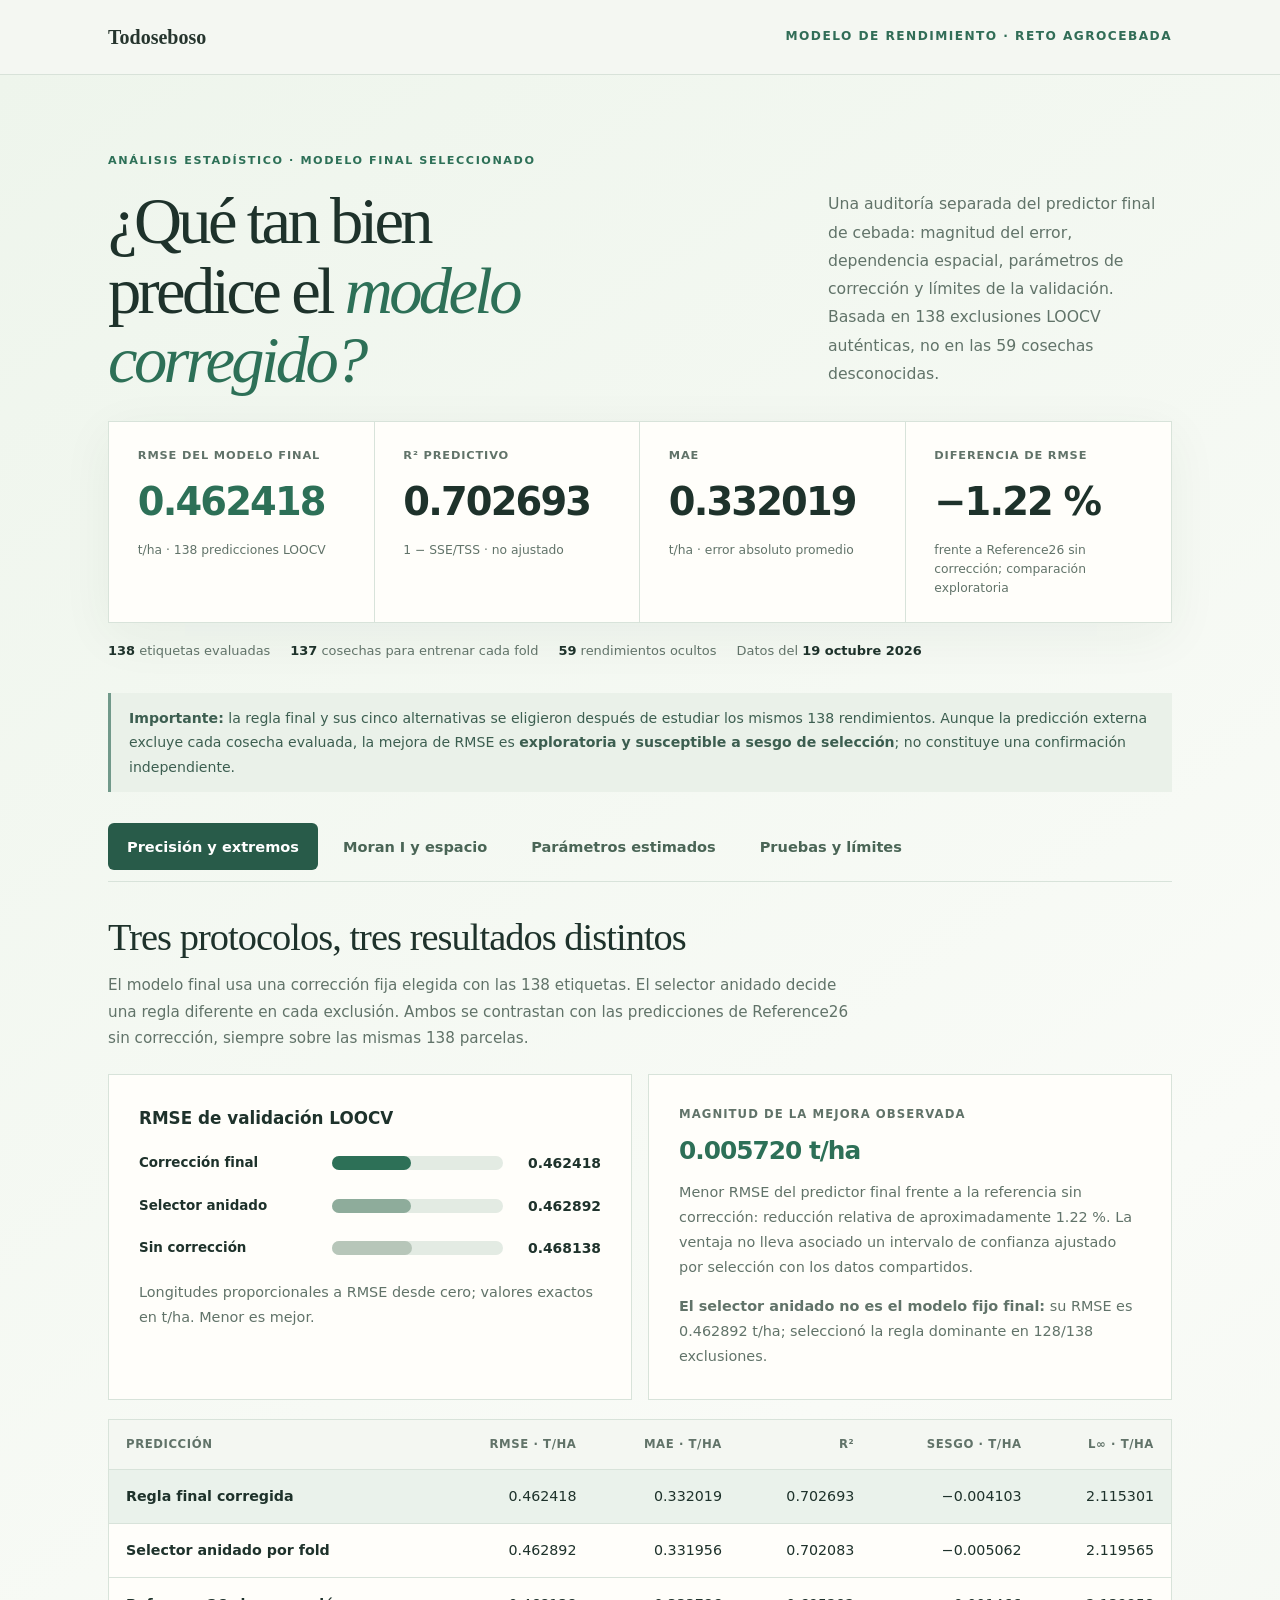
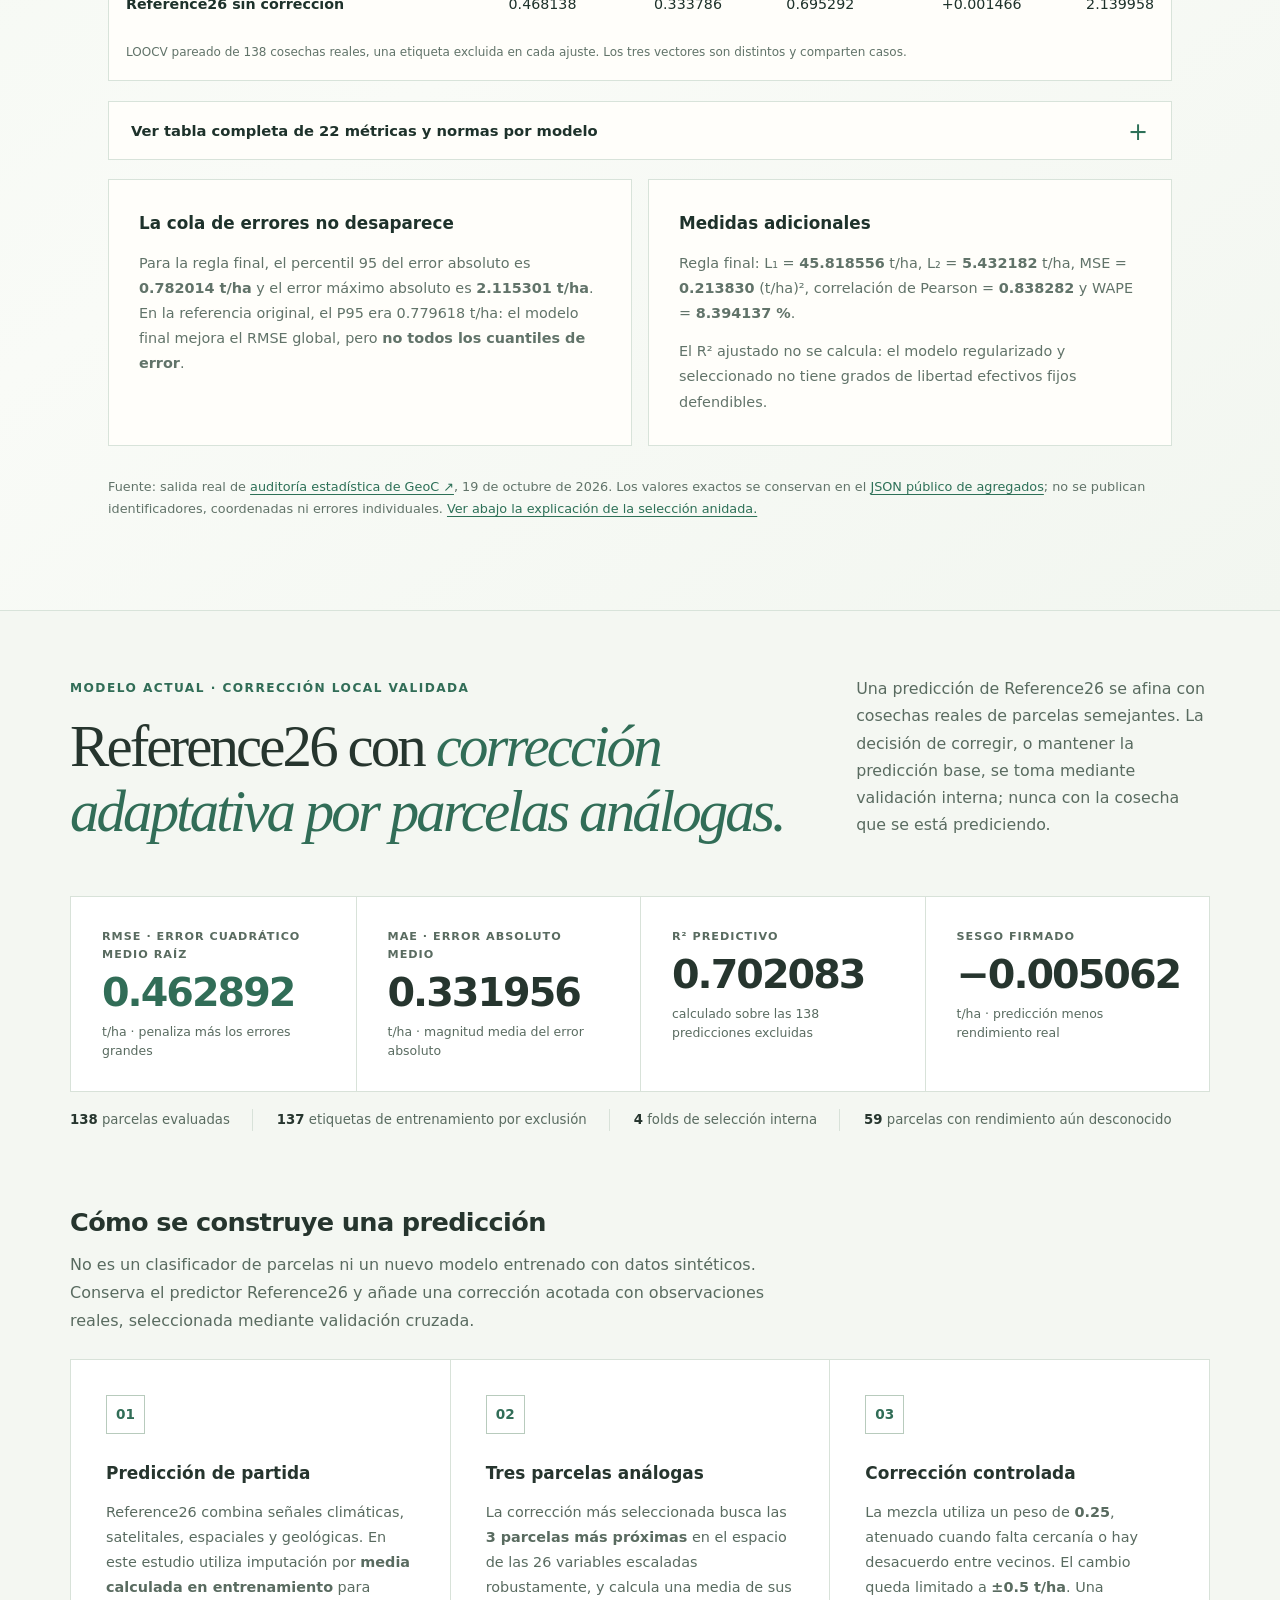
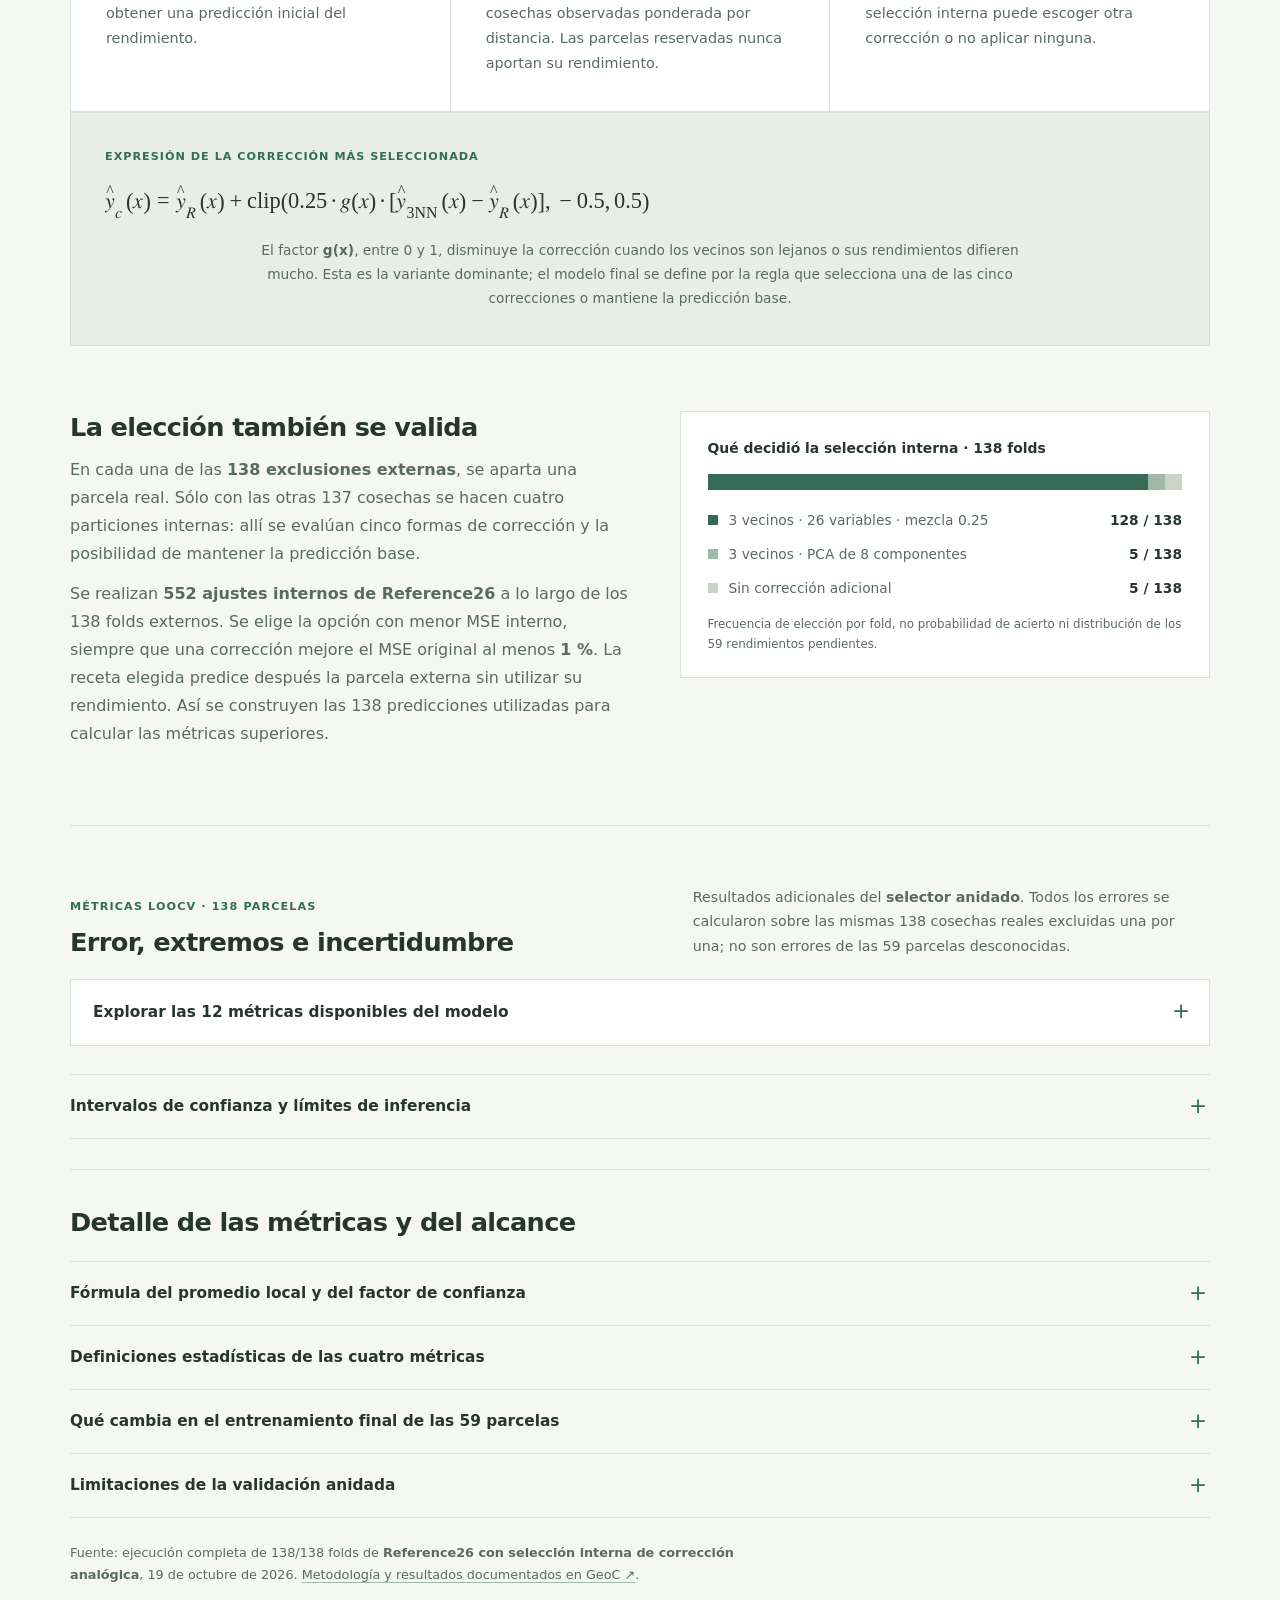
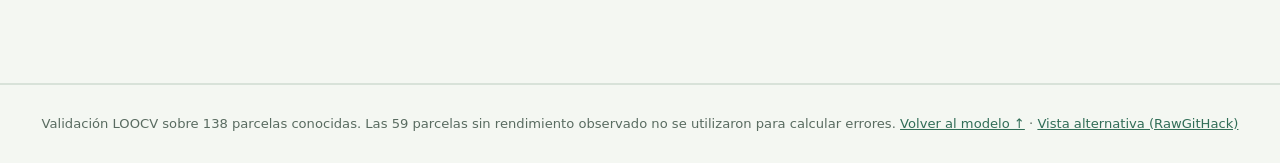
<file: site/modelo-corregido.html>
<!doctype html>
<html lang="es">
<head>
<meta charset="utf-8">
<meta name="viewport" content="width=device-width, initial-scale=1">
<meta name="theme-color" content="#f4f7f2">
<meta name="description" content="Modelo de predicción de rendimiento de cebada con corrección adaptativa por parcelas análogas: metodología, validación LOOCV y métricas estadísticas.">
<title>Modelo de rendimiento de cebada · Todoseboso</title>
<link rel="icon" href="./favicon.svg" type="image/svg+xml">

<style>
/* Self-contained static publication: works without CDN, JS or stylesheet requests. */
:root{--serif:Georgia,"Times New Roman",serif;--a-ink:#26352e;--a-muted:#596b60}
*,*::before,*::after{box-sizing:border-box}
html{scroll-behavior:smooth}
body{font-family:system-ui,-apple-system,"Segoe UI",Arial,sans-serif;font-size:16px;line-height:1.62}
.shell{width:min(calc(100% - 44px),1140px);margin-inline:auto}
.section{padding:72px 0}
.section p{line-height:1.72}
.eyebrow{font-size:.76rem;font-weight:750;letter-spacing:.1em}
a{color:inherit}
:focus-visible{outline:3px solid #9a7342;outline-offset:4px}
/* Standalone editorial chapter: Reference26 plus training-fold-selected analog correction.
   Scoped styles intentionally do not alter earlier site analyses. */
.reference26-analog-story {
  --a-ink: #26352e;
  --a-muted: #596b60;
  --a-line: #d8e2d9;
  --a-accent: #316d57;
  background: #f4f7f2;
  border-block: 1px solid var(--a-line);
  padding: clamp(64px, 7.5vw, 110px) 0;
}
.reference26-analog-story .shell { max-width: 1140px; }
.reference26-analog-story .r26a-head {
  display: grid;
  grid-template-columns: minmax(0, 1.35fr) minmax(250px, .65fr);
  align-items: end;
  gap: clamp(20px, 4vw, 64px);
  margin-bottom: clamp(32px, 4vw, 54px);
}
.reference26-analog-story .r26a-head .eyebrow {
  color: var(--a-accent);
  margin: 0 0 16px;
  letter-spacing: .12em;
}
.reference26-analog-story h2 {
  font-family: var(--serif, Georgia, serif);
  font-weight: 480;
  font-size: clamp(2.35rem, 4.6vw, 4.4rem);
  line-height: 1.1;
  letter-spacing: -.049em;
  margin: 0;
  color: var(--a-ink);
}
.reference26-analog-story h2 em { color: var(--a-accent); font-weight: 400; }
.reference26-analog-story .r26a-intro {
  line-height: 1.72;
  max-width: 37ch;
  color: var(--a-muted);
  font-size: .99rem;
  margin: 0 0 6px;
}
.reference26-analog-story .r26a-statboard {
  display: grid;
  grid-template-columns: repeat(4, minmax(0, 1fr));
  border: 1px solid var(--a-line);
  background: #fff;
  margin-bottom: 17px;
}
.reference26-analog-story .r26a-stat {
  display: flex;
  flex-direction: column;
  min-width: 0;
  padding: clamp(19px, 2.7vw, 31px);
  gap: 7px;
}
.reference26-analog-story .r26a-stat + .r26a-stat { border-left: 1px solid var(--a-line); }
.reference26-analog-story .r26a-stat .r26a-label {
  font-size: .7rem; text-transform: uppercase; letter-spacing: .09em;
  color: var(--a-muted); font-weight: 680;
}
.reference26-analog-story .r26a-stat strong {
  font-weight: 580; font-size: clamp(1.6rem, 3.1vw, 2.65rem);
  letter-spacing: -.05em; line-height: 1.1; color: var(--a-ink);
  font-variant-numeric: tabular-nums;
}
.reference26-analog-story .r26a-stat:first-child strong { color: var(--a-accent); }
.reference26-analog-story .r26a-stat small { color: var(--a-muted); font-size: .78rem; line-height: 1.55; }
.reference26-analog-story .r26a-cvline {
  display: flex; align-items: center; gap: 12px 24px;
  flex-wrap: wrap; color: var(--a-muted); font-size: .83rem;
  margin: 14px 0 clamp(48px, 6vw, 75px);
}
.reference26-analog-story .r26a-cvline span { padding-right: 22px; border-right: 1px solid var(--a-line); }
.reference26-analog-story .r26a-cvline span:last-child { border-right: 0; }
.reference26-analog-story .r26a-cvline strong { color: var(--a-ink); font-variant-numeric: tabular-nums; }
.reference26-analog-story h3 {
  font-size: clamp(1.25rem, 2vw, 1.7rem); line-height: 1.26; font-weight: 570;
  letter-spacing: -.025em; margin: 0 0 13px;
}
.reference26-analog-story .r26a-section-intro {
  max-width: 72ch; color: var(--a-muted); line-height: 1.73; margin: 0 0 25px;
}
.reference26-analog-story .r26a-steps {
  display: grid; grid-template-columns: repeat(3, minmax(0, 1fr));
  gap: 1px; background: var(--a-line); border: 1px solid var(--a-line);
}
.reference26-analog-story .r26a-step {
  background: #fff; padding: clamp(23px, 3vw, 35px);
  min-width: 0;
}
.reference26-analog-story .r26a-step-index {
  display: block; width: 39px; height: 39px; border: 1px solid #b8cbbd;
  color: var(--a-accent); font-size: .85rem; font-weight: 700;
  line-height: 37px; text-align: center; margin-bottom: 26px;
}
.reference26-analog-story .r26a-step h4 {
  margin: 0 0 12px; font-size: 1.06rem; font-weight: 630; color: var(--a-ink);
}
.reference26-analog-story .r26a-step p { margin: 0; color: var(--a-muted); font-size: .9rem; line-height: 1.75; }
.reference26-analog-story .r26a-equation {
  margin: 0; background: #e8eee7; border: 1px solid #d5e0d5;
  padding: clamp(23px, 3vw, 34px); color: var(--a-ink);
}
.reference26-analog-story .r26a-equation .r26a-equation-label {
  margin: 0 0 10px; color: var(--a-accent); text-transform: uppercase;
  font-size: .7rem; font-weight: 730; letter-spacing: .09em;
}
.reference26-analog-story .r26a-equation math {
  display: block; overflow-x: auto; max-width: 100%; font-size: clamp(1rem, 2vw, 1.4rem);
  padding: 8px 0; text-align: center;
}
.reference26-analog-story .r26a-equation figcaption {
  color: var(--a-muted); font-size: .86rem; line-height: 1.74;
  margin: 13px auto 0; max-width: 88ch; text-align: center;
}
.reference26-analog-story .r26a-validation {
  display: grid; grid-template-columns: 1fr minmax(280px, .95fr);
  gap: clamp(26px, 4vw, 64px);
  align-items: start; padding: clamp(38px, 5.5vw, 65px) 0;
  border-bottom: 1px solid var(--a-line);
}
.reference26-analog-story .r26a-validation p { color: var(--a-muted); line-height: 1.75; margin: 0 0 12px; }
.reference26-analog-story .r26a-choices { background: #fff; border: 1px solid var(--a-line); padding: 25px 27px 23px; margin: 0; }
.reference26-analog-story .r26a-choices h4 { margin: 0 0 15px; font-size: .87rem; font-weight: 660; }
.reference26-analog-story .r26a-distribution {
  display: flex; height: 16px; overflow: hidden; background: #e5ebe4; margin-bottom: 21px;
}
.reference26-analog-story .r26a-distribution .primary { width: 92.75362319%; background: #356b57; }
.reference26-analog-story .r26a-distribution .secondary { width: 3.6231884%; background: #9fb9a7; }
.reference26-analog-story .r26a-distribution .fallback { width: 3.62318841%; background: #c9d4c7; }
.reference26-analog-story .r26a-choice {
  display: grid; grid-template-columns: 10px minmax(0,1fr) auto;
  gap: 11px; align-items: start; margin-top: 14px;
  font-size: .86rem; line-height: 1.45; color: var(--a-muted);
}
.reference26-analog-story .r26a-choice b { color: var(--a-ink); font-variant-numeric: tabular-nums; white-space: nowrap; }
.reference26-analog-story .r26a-swatch { display: block; height: 10px; margin-top: 4px; }
.reference26-analog-story .r26a-swatch.primary { background: #356b57; }
.reference26-analog-story .r26a-swatch.secondary { background: #9fb9a7; }
.reference26-analog-story .r26a-swatch.fallback { background: #c9d4c7; }
.reference26-analog-story .r26a-choices figcaption {
  font-size: .74rem; color: var(--a-muted); margin-top: 16px; line-height: 1.65;
}
.reference26-analog-story .r26a-more { padding-top: 36px; }
.reference26-analog-story .r26a-more > h3 { margin-bottom: 23px; }
.reference26-analog-story .r26a-detail {
  border-top: 1px solid var(--a-line); padding: 0;
}
.reference26-analog-story .r26a-detail:last-of-type { border-bottom: 1px solid var(--a-line); }
.reference26-analog-story .r26a-detail summary {
  list-style: none; padding: 19px 32px 19px 0; color: var(--a-ink);
  font-size: .96rem; font-weight: 630; cursor: pointer; position: relative;
}
.reference26-analog-story .r26a-detail summary::-webkit-details-marker { display: none; }
.reference26-analog-story .r26a-detail summary::after {
  content: "+"; position: absolute; right: 3px; top: 14px; font-size: 1.35rem;
  font-weight: 350; color: var(--a-accent);
}
.reference26-analog-story .r26a-detail[open] summary::after { content: "−"; }
.reference26-analog-story .r26a-detail p { color: var(--a-muted); max-width: 90ch; margin: 0 0 19px; font-size: .9rem; line-height: 1.8; }
.reference26-analog-story .r26a-detail code { overflow-wrap: anywhere; }
.reference26-analog-story .r26a-foot {
  font-size: .8rem; line-height: 1.75; max-width: 90ch;
  color: var(--a-muted); margin: 24px 0 0;
}
.reference26-analog-story a { text-decoration: underline; text-underline-offset: 3px; text-decoration-color: #9ebcaa; }
.reference26-analog-story a:hover { color: var(--a-accent); }
@media (max-width: 840px) {
  .reference26-analog-story .r26a-head,
  .reference26-analog-story .r26a-validation { grid-template-columns: 1fr; }
  .reference26-analog-story .r26a-head { align-items: start; }
  .reference26-analog-story .r26a-intro { max-width: 68ch; }
  .reference26-analog-story .r26a-statboard { grid-template-columns: repeat(2, minmax(0, 1fr)); }
  .reference26-analog-story .r26a-stat:nth-child(3) { border-left: 0; }
  .reference26-analog-story .r26a-stat:nth-child(n+3) { border-top: 1px solid var(--a-line); }
}
@media (max-width: 620px) {
  .reference26-analog-story .r26a-steps { grid-template-columns: 1fr; }
  .reference26-analog-story .r26a-step-index { margin-bottom: 12px; }
  .reference26-analog-story .r26a-stat { padding: 17px 15px; }
  .reference26-analog-story .r26a-stat strong { font-size: 1.75rem; }
  .reference26-analog-story .r26a-cvline span { border-right: 0; padding-right: 5px; }
  .reference26-analog-story .r26a-choices { padding: 20px; }
  .reference26-analog-story .r26a-equation math { font-size: 1rem; }
}
@media (prefers-reduced-motion: reduce) {
  .reference26-analog-story *, .reference26-analog-story *::before,
  .reference26-analog-story *::after { transition: none!important; animation: none!important; }
}


/* Verified 138-LOOCV aggregate diagnostics: collapsible details and paired CI. */
.reference26-analog-story .r26a-extended {
  padding: clamp(35px, 5vw, 59px) 0 0;
  border-bottom: 1px solid var(--a-line);
}
.reference26-analog-story .r26a-extended-heading {
  display: grid;
  grid-template-columns: minmax(0, 1fr) minmax(280px, .9fr);
  align-items: end;
  gap: 22px 48px;
  margin-bottom: 21px;
}
.reference26-analog-story .r26a-extended-heading .r26a-equation-label {
  margin: 0 0 10px;
  font-size: .7rem;
  font-weight: 730;
  letter-spacing: .1em;
  color: var(--a-accent);
}
.reference26-analog-story .r26a-extended-heading h3 { margin-bottom: 0; }
.reference26-analog-story .r26a-extended-heading p:last-child {
  max-width: 55ch;
  color: var(--a-muted);
  line-height: 1.72;
  font-size: .89rem;
  margin: 0;
}
.reference26-analog-story .r26a-metric-detail {
  background: #fff;
  border: 1px solid var(--a-line);
  margin: 0 0 28px;
}
.reference26-analog-story .r26a-metric-detail summary {
  padding: 20px 45px 20px 22px;
}
.reference26-analog-story .r26a-metric-detail summary::after {
  right: 19px;
}
.reference26-analog-story .r26a-metric-grid {
  display: grid;
  grid-template-columns: repeat(2, minmax(0, 1fr));
  gap: clamp(20px, 3vw, 35px);
  padding: 0 22px 13px;
}
.reference26-analog-story .r26a-metric-group { min-width: 0; }
.reference26-analog-story .r26a-metric-group h4 {
  color: var(--a-ink);
  font-size: .87rem;
  letter-spacing: .01em;
  font-weight: 680;
  margin: 0 0 12px;
}
.reference26-analog-story .r26a-metric-table {
  width: 100%;
  border-collapse: collapse;
  color: var(--a-muted);
  font-size: .82rem;
  line-height: 1.55;
}
.reference26-analog-story .r26a-metric-table caption {
  position: absolute;
  width: 1px;
  height: 1px;
  padding: 0;
  margin: -1px;
  overflow: hidden;
  clip-path: inset(50%);
  white-space: nowrap;
}
.reference26-analog-story .r26a-metric-table th,
.reference26-analog-story .r26a-metric-table td {
  padding: 11px 6px;
  border-bottom: 1px solid #e9eee8;
  text-align: left;
}
.reference26-analog-story .r26a-metric-table thead th {
  font-size: .7rem;
  font-weight: 680;
  color: var(--a-muted);
}
.reference26-analog-story .r26a-metric-table tbody th {
  color: var(--a-ink);
  font-weight: 470;
}
.reference26-analog-story .r26a-metric-table td {
  text-align: right;
  white-space: nowrap;
  color: var(--a-ink);
  font-weight: 620;
  font-variant-numeric: tabular-nums;
}
.reference26-analog-story .r26a-metric-detail .r26a-metric-note {
  padding: 0 22px 18px;
  margin: 0;
  max-width: 100ch;
  font-size: .79rem;
  line-height: 1.75;
}
.reference26-analog-story .r26a-ci {
  background: #e9f0e8;
  border: 1px solid #d5e0d5;
  padding: clamp(21px, 3vw, 33px);
  color: var(--a-ink);
  margin-bottom: 20px;
}
.reference26-analog-story .r26a-ci-header {
  display: flex;
  align-items: start;
  justify-content: space-between;
  gap: 20px;
  flex-wrap: wrap;
}
.reference26-analog-story .r26a-ci-header h4 {
  color: var(--a-ink);
  font-size: clamp(1rem, 2vw, 1.24rem);
  margin: 0 0 9px;
  line-height: 1.34;
}
.reference26-analog-story .r26a-ci-header p {
  font-size: .84rem;
  line-height: 1.7;
  color: var(--a-muted);
  max-width: 63ch;
  margin: 0;
}
.reference26-analog-story .r26a-ci-estimate {
  display: flex;
  flex-direction: column;
  gap: 2px;
}
.reference26-analog-story .r26a-ci-estimate small {
  color: var(--a-muted);
  font-size: .7rem;
  text-transform: uppercase;
  letter-spacing: .06em;
}
.reference26-analog-story .r26a-ci-estimate strong {
  color: var(--a-accent);
  font-size: 1.65rem;
  font-weight: 600;
  font-variant-numeric: tabular-nums;
  white-space: nowrap;
}
.reference26-analog-story .r26a-ci-estimate strong span {
  font-size: .9rem;
  font-weight: 400;
}
.reference26-analog-story .r26a-ci-plot { margin: 26px 6px 19px; }
.reference26-analog-story .r26a-ci-track {
  position: relative;
  background: #c7d5c9;
  border-radius: 10px;
  height: 3px;
  margin: 22px 3px 15px;
}
.reference26-analog-story .r26a-ci-band {
  position: absolute;
  left: 6.66%;
  width: 81.07%;
  top: -4px;
  height: 11px;
  background: #87ab98;
  border-radius: 3px;
}
.reference26-analog-story .r26a-ci-zero {
  position: absolute;
  left: 85.71%;
  top: -15px;
  width: 2px;
  height: 33px;
  background: #65736a;
  z-index: 1;
}
.reference26-analog-story .r26a-ci-point {
  position: absolute;
  left: 48.24%;
  top: -8px;
  width: 19px;
  height: 19px;
  background: #2e7058;
  border: 3px solid #f0f5ef;
  border-radius: 50%;
  transform: translateX(-50%);
  box-shadow: 0 0 0 1px #2e7058;
  z-index: 2;
}
.reference26-analog-story .r26a-ci-scale {
  display: flex;
  justify-content: space-between;
  font-variant-numeric: tabular-nums;
  color: var(--a-muted);
  font-size: .76rem;
}
.reference26-analog-story .r26a-ci-scale span:nth-child(2) {
  margin-left: auto;
  margin-right: 14.29%;
}
.reference26-analog-story .r26a-ci-interval {
  border-top: 1px solid #d4e0d4;
  padding-top: 14px;
  display: flex;
  justify-content: space-between;
  flex-wrap: wrap;
  gap: 7px 24px;
  font-size: .89rem;
  color: var(--a-muted);
}
.reference26-analog-story .r26a-ci-interval strong {
  color: var(--a-ink);
  font-variant-numeric: tabular-nums;
  white-space: nowrap;
}
.reference26-analog-story .r26a-ci-caveat {
  font-size: .82rem;
  line-height: 1.73;
  color: var(--a-muted);
  margin: 19px 0 0;
}
.reference26-analog-story .r26a-inference-detail { margin: 0 0 30px; }
@media (max-width: 800px) {
  .reference26-analog-story .r26a-extended-heading,
  .reference26-analog-story .r26a-metric-grid {
    grid-template-columns: 1fr;
  }
  .reference26-analog-story .r26a-metric-grid { gap: 25px; }
  .reference26-analog-story .r26a-metric-table {
    font-size: .83rem;
  }
}
@media (max-width: 440px) {
  .reference26-analog-story .r26a-metric-table td { white-space: normal; }
  .reference26-analog-story .r26a-ci-estimate strong { font-size: 1.34rem; }
}

html{scroll-behavior:smooth}
body{margin:0;background:#f4f7f2;color:#26352e}
.tsb-model-header{background:#f4f7f2;border-bottom:1px solid #d8e2d9}
.tsb-model-header-inner{max-width:1140px;margin:0 auto;padding:21px clamp(20px,4vw,38px);display:flex;gap:20px;align-items:center;justify-content:space-between;flex-wrap:wrap}
.tsb-model-brand{font-family:Georgia,serif;font-size:1.25rem;text-decoration:none;color:#26352e;font-weight:600}
.tsb-model-tag{font-size:.76rem;letter-spacing:.12em;text-transform:uppercase;color:#316d57;font-weight:700}
.reference26-analog-story{border-top:0;padding-top:clamp(39px,5vw,68px)}
.tsb-model-footer{border-top:1px solid #d8e2d9;padding:28px 20px;background:#f4f7f2;color:#596b60;font-size:.82rem;line-height:1.7;text-align:center}
.tsb-model-footer a{color:#316d57}
</style>
<link rel="stylesheet" href="./reference26_selected_audit.css">
<script src="./reference26_selected_audit.js" defer></script>
</head>
<body>
<header class="tsb-model-header">
  <div class="tsb-model-header-inner">
    <span class="tsb-model-brand">Todoseboso</span>
    <span class="tsb-model-tag">Modelo de rendimiento · Reto AgroCebada</span>
  </div>
</header>
<main>
<section class="tsb-stat-audit" id="auditoria-modelo-final" aria-labelledby="tsb-audit-title">
  <div class="tsb-audit-shell">
    <header class="tsb-audit-hero">
      <div>
        <p class="tsb-audit-kicker">ANÁLISIS ESTADÍSTICO · MODELO FINAL SELECCIONADO</p>
        <h1 id="tsb-audit-title">¿Qué tan bien predice el <em>modelo corregido?</em></h1>
      </div>
      <p class="tsb-audit-subtitle">Una auditoría separada del predictor final de cebada: magnitud del error, dependencia espacial, parámetros de corrección y límites de la validación. Basada en 138 exclusiones LOOCV auténticas, no en las 59 cosechas desconocidas.</p>
    </header>

    <div class="tsb-audit-summary" aria-label="Indicadores del modelo final corregido, seleccionado tras búsqueda histórica">
      <div class="tsb-audit-metric"><span class="tsb-audit-metric-label">RMSE del modelo final</span><strong class="tsb-audit-metric-number" data-audit-stat="rmse">0.462418</strong><small>t/ha · 138 predicciones LOOCV</small></div>
      <div class="tsb-audit-metric"><span class="tsb-audit-metric-label">R² predictivo</span><strong class="tsb-audit-metric-number" data-audit-stat="r2">0.702693</strong><small>1 − SSE/TSS · no ajustado</small></div>
      <div class="tsb-audit-metric"><span class="tsb-audit-metric-label">MAE</span><strong class="tsb-audit-metric-number" data-audit-stat="mae">0.332019</strong><small>t/ha · error absoluto promedio</small></div>
      <div class="tsb-audit-metric"><span class="tsb-audit-metric-label">Diferencia de RMSE</span><strong class="tsb-audit-metric-number" data-audit-stat="delta">−1.22 %</strong><small>frente a Reference26 sin corrección; comparación exploratoria</small></div>
    </div>
    <p class="tsb-audit-disclosure"><span><strong>138</strong> etiquetas evaluadas</span><span><strong>137</strong> cosechas para entrenar cada fold</span><span><strong>59</strong> rendimientos ocultos</span><span>Datos del <strong>19 octubre 2026</strong></span></p>
    <p class="tsb-audit-warning"><strong>Importante:</strong> la regla final y sus cinco alternativas se eligieron después de estudiar los mismos 138 rendimientos. Aunque la predicción externa excluye cada cosecha evaluada, la mejora de RMSE es <strong>exploratoria y susceptible a sesgo de selección</strong>; no constituye una confirmación independiente.</p>

    <div class="tsb-audit-tabs" role="tablist" aria-label="Secciones de la auditoría del modelo corregido">
      <button class="tsb-audit-tab" type="button" role="tab" id="tsb-audit-tab-errors" aria-controls="tsb-audit-errors" aria-selected="true" tabindex="0" data-audit-tab="errors">Precisión y extremos</button>
      <button class="tsb-audit-tab" type="button" role="tab" id="tsb-audit-tab-spatial" aria-controls="tsb-audit-spatial" aria-selected="false" tabindex="-1" data-audit-tab="spatial">Moran I y espacio</button>
      <button class="tsb-audit-tab" type="button" role="tab" id="tsb-audit-tab-parameters" aria-controls="tsb-audit-parameters" aria-selected="false" tabindex="-1" data-audit-tab="parameters">Parámetros estimados</button>
      <button class="tsb-audit-tab" type="button" role="tab" id="tsb-audit-tab-limits" aria-controls="tsb-audit-limits" aria-selected="false" tabindex="-1" data-audit-tab="limits">Pruebas y límites</button>
    </div>

    <section class="tsb-audit-panel" id="tsb-audit-errors" role="tabpanel" aria-labelledby="tsb-audit-tab-errors" data-audit-panel="errors">
      <h2>Tres protocolos, tres resultados distintos</h2>
      <p class="tsb-audit-lede">El modelo final usa una corrección fija elegida con las 138 etiquetas. El selector anidado decide una regla diferente en cada exclusión. Ambos se contrastan con las predicciones de Reference26 sin corrección, siempre sobre las mismas 138 parcelas.</p>
      <div class="tsb-audit-grid">
        <div class="tsb-audit-paper">
          <h3>RMSE de validación LOOCV</h3>
          <div class="tsb-audit-compare-row"><span>Corrección final</span><div class="tsb-audit-track" style="--audit-fill:46.24%;--audit-bar:#2d7057" aria-hidden="true"></div><strong>0.462418</strong></div>
          <div class="tsb-audit-compare-row"><span>Selector anidado</span><div class="tsb-audit-track" style="--audit-fill:46.29%;--audit-bar:#8eac9b" aria-hidden="true"></div><strong>0.462892</strong></div>
          <div class="tsb-audit-compare-row"><span>Sin corrección</span><div class="tsb-audit-track" style="--audit-fill:46.81%;--audit-bar:#b7c6b9" aria-hidden="true"></div><strong>0.468138</strong></div>
          <p>Longitudes proporcionales a RMSE desde cero; valores exactos en t/ha. Menor es mejor.</p>
        </div>
        <div class="tsb-audit-paper">
          <span class="tsb-audit-mini-label">Magnitud de la mejora observada</span>
          <strong class="tsb-audit-finding">0.005720 t/ha</strong>
          <p>Menor RMSE del predictor final frente a la referencia sin corrección: reducción relativa de aproximadamente 1.22 %. La ventaja no lleva asociado un intervalo de confianza ajustado por selección con los datos compartidos.</p>
          <p><strong>El selector anidado no es el modelo fijo final:</strong> su RMSE es 0.462892 t/ha; seleccionó la regla dominante en 128/138 exclusiones.</p>
        </div>
      </div>
      <div class="tsb-audit-table-wrap" style="margin-top:19px">
        <table class="tsb-audit-table">
          <caption>LOOCV pareado de 138 cosechas reales, una etiqueta excluida en cada ajuste. Los tres vectores son distintos y comparten casos.</caption>
          <thead><tr><th scope="col">Predicción</th><th scope="col">RMSE · t/ha</th><th scope="col">MAE · t/ha</th><th scope="col">R²</th><th scope="col">Sesgo · t/ha</th><th scope="col">L∞ · t/ha</th></tr></thead>
          <tbody>
            <tr data-audit-primary="true"><th scope="row">Regla final corregida</th><td>0.462418</td><td>0.332019</td><td>0.702693</td><td>−0.004103</td><td>2.115301</td></tr>
            <tr><th scope="row">Selector anidado por fold</th><td>0.462892</td><td>0.331956</td><td>0.702083</td><td>−0.005062</td><td>2.119565</td></tr>
            <tr><th scope="row">Reference26 sin corrección</th><td>0.468138</td><td>0.333786</td><td>0.695292</td><td>+0.001466</td><td>2.139958</td></tr>
          </tbody>
        </table>
      </div>

      <details class="tsb-audit-full-detail">
        <summary>Ver tabla completa de 22 métricas y normas por modelo</summary>
        <p class="tsb-audit-lede">Mismas 138 parcelas y etiquetas de entrenamiento por fold. Se distinguen normas totales (L₁, L₂, L∞) y errores promediados (MAE, RMSE). Las métricas relativas no sustituyen medidas absolutas.</p>
        <div class="tsb-audit-table-wrap">
          <table class="tsb-audit-table">
            <caption>Valores agregados transcritos del informe LOOCV del 19 de octubre de 2026; seis decimales en consola.</caption>
            <thead><tr><th scope="col">Medida</th><th scope="col">Regla final</th><th scope="col">Selector anidado</th><th scope="col">Sin corrección</th></tr></thead>
            <tbody>
            <tr><th scope="row">RMSE</th><td>0.462418 t/ha</td><td>0.462892 t/ha</td><td>0.468138 t/ha</td></tr>
            <tr><th scope="row">MAE</th><td>0.332019 t/ha</td><td>0.331956 t/ha</td><td>0.333786 t/ha</td></tr>
            <tr><th scope="row">MSE</th><td>0.213830 (t/ha)²</td><td>0.214269 (t/ha)²</td><td>0.219153 (t/ha)²</td></tr>
            <tr><th scope="row">Suma de errores cuadrados (SSE)</th><td>29.508601 (t/ha)²</td><td>29.569144 (t/ha)²</td><td>30.243156 (t/ha)²</td></tr>
            <tr><th scope="row">Mediana de error absoluto</th><td>0.244838 t/ha</td><td>0.244838 t/ha</td><td>0.244645 t/ha</td></tr>
            <tr><th scope="row">Percentil 90 de |error|</th><td>0.638737 t/ha</td><td>0.638737 t/ha</td><td>0.679528 t/ha</td></tr>
            <tr><th scope="row">Percentil 95 de |error|</th><td>0.782014 t/ha</td><td>0.782014 t/ha</td><td>0.779618 t/ha</td></tr>
            <tr><th scope="row">L₁ = suma de errores absolutos</th><td>45.818556 t/ha</td><td>45.809975 t/ha</td><td>46.062466 t/ha</td></tr>
            <tr><th scope="row">L₂ = raíz de la suma de errores cuadrados</th><td>5.432182 t/ha</td><td>5.437752 t/ha</td><td>5.499378 t/ha</td></tr>
            <tr><th scope="row">L∞ = error absoluto máximo</th><td>2.115301 t/ha</td><td>2.119565 t/ha</td><td>2.139958 t/ha</td></tr>
            <tr><th scope="row">Desviación estándar del error</th><td>0.462400 t/ha</td><td>0.462864 t/ha</td><td>0.468136 t/ha</td></tr>
            <tr><th scope="row">Mayor sobreestimación</th><td>2.115301 t/ha</td><td>2.119565 t/ha</td><td>2.139958 t/ha</td></tr>
            <tr><th scope="row">Mayor subestimación</th><td>0.839128 t/ha</td><td>0.839128 t/ha</td><td>0.866301 t/ha</td></tr>
            <tr><th scope="row">Sesgo firmado</th><td>−0.004103 t/ha</td><td>−0.005062 t/ha</td><td>0.001466 t/ha</td></tr>
            <tr><th scope="row">R² predictivo</th><td>0.702693</td><td>0.702083</td><td>0.695292</td></tr>
            <tr><th scope="row">Varianza explicada</th><td>0.702717</td><td>0.702119</td><td>0.695295</td></tr>
            <tr><th scope="row">Correlación de Pearson</th><td>0.838282</td><td>0.837927</td><td>0.833884</td></tr>
            <tr><th scope="row">Correlación de Spearman</th><td>0.775810</td><td>0.774280</td><td>0.766091</td></tr>
            <tr><th scope="row">WAPE</th><td>8.394137 %</td><td>8.392565 %</td><td>8.438822 %</td></tr>
            <tr><th scope="row">NRMSE sobre media observada</th><td>11.690915 %</td><td>11.702902 %</td><td>11.835531 %</td></tr>
            <tr><th scope="row">NRMSE sobre desviación estándar</th><td>54.525847 %</td><td>54.581753 %</td><td>55.200329 %</td></tr>
            <tr><th scope="row">Skill MAE frente a media</th><td>0.556678</td><td>0.556761</td><td>0.554318</td></tr>
            </tbody>
          </table>
        </div>
      </details>

      <div class="tsb-audit-grid" style="margin-top:19px">
        <div class="tsb-audit-paper"><h3>La cola de errores no desaparece</h3><p>Para la regla final, el percentil 95 del error absoluto es <strong>0.782014 t/ha</strong> y el error máximo absoluto es <strong>2.115301 t/ha</strong>. En la referencia original, el P95 era 0.779618 t/ha: el modelo final mejora el RMSE global, pero <strong>no todos los cuantiles de error</strong>.</p></div>
        <div class="tsb-audit-paper"><h3>Medidas adicionales</h3><p>Regla final: L₁ = <strong>45.818556</strong> t/ha, L₂ = <strong>5.432182</strong> t/ha, MSE = <strong>0.213830</strong> (t/ha)², correlación de Pearson = <strong>0.838282</strong> y WAPE = <strong>8.394137 %</strong>.</p><p>El R² ajustado no se calcula: el modelo regularizado y seleccionado no tiene grados de libertad efectivos fijos defendibles.</p></div>
      </div>
    </section>

    <section class="tsb-audit-panel" id="tsb-audit-spatial" role="tabpanel" aria-labelledby="tsb-audit-tab-spatial" data-audit-panel="spatial">
      <h2>¿Queda estructura espacial en los errores?</h2>
      <p class="tsb-audit-lede">Moran I global sobre residuos firmados (predicción − rendimiento observado), usando k vecinos geográficos, pesos normalizados por fila y 1,999 permutaciones. Los valores negativos sugieren disimilitud local; por sí solos no confirman independencia ni explican su causa.</p>
      <div class="tsb-audit-k-buttons" role="group" aria-label="Seleccionar número de vecinos geográficos">
        <button class="tsb-audit-k" type="button" data-audit-k="4" aria-pressed="false">k = 4</button>
        <button class="tsb-audit-k" type="button" data-audit-k="8" aria-pressed="false">k = 8</button>
        <button class="tsb-audit-k" type="button" data-audit-k="12" aria-pressed="true">k = 12</button>
        <button class="tsb-audit-k" type="button" data-audit-k="24" aria-pressed="false">k = 24</button>
      </div>
      <div class="tsb-audit-moran-chart">
        <svg data-audit-moran-svg viewBox="0 0 740 150" role="img" aria-label="Gráfico del índice de Moran de los tres predictores para los vecinos seleccionados"></svg>
        <p>El punto vertical señala I = 0. La tabla siguiente conserva los valores exactos.</p>
      </div>
      <div class="tsb-audit-table-wrap">
        <table class="tsb-audit-table">
          <caption>p bilateral por permutaciones, centrado en la media de permutaciones; Holm ajustado sobre todas las pruebas espaciales reportadas.</caption>
          <thead><tr><th scope="col">Modelo · <span data-audit-k-label>k = 12</span></th><th scope="col">Moran I</th><th scope="col">p bilateral</th><th scope="col">p Holm</th></tr></thead>
          <tbody data-audit-moran-table>
            <tr><th scope="row">Regla final corregida</th><td>−0.065733</td><td>0.0470</td><td>1.0000</td></tr>
            <tr><th scope="row">Selector anidado por fold</th><td>−0.065556</td><td>0.0445</td><td>1.0000</td></tr>
            <tr><th scope="row">Sin corrección</th><td>−0.062976</td><td>0.0640</td><td>1.0000</td></tr>
          </tbody>
        </table>
      </div>
      <p class="tsb-audit-warning" style="margin-top:19px"><strong>Interpretación:</strong> para k = 12, las p sin ajustar 0.0470 y 0.0445 parecen pequeñas, pero <strong>ambas pasan a 1.0000 tras Holm</strong>. Ninguna prueba de Moran de residuos firmados evidencia un patrón estadísticamente concluyente después del ajuste. No se demuestra ausencia de dependencia espacial.</p>
    </section>

    <section class="tsb-audit-panel" id="tsb-audit-parameters" role="tabpanel" aria-labelledby="tsb-audit-tab-parameters" data-audit-panel="parameters">
      <h2>Qué parámetros gobiernan la corrección</h2>
      <p class="tsb-audit-lede">La receta fija se seleccionó como <code>analog__robust26__k3__blend0.25__supported</code>. Estos son hiperparámetros del algoritmo, no coeficientes de una regresión lineal con pruebas t clásicas.</p>
      <div class="tsb-audit-parameter">
        <div><span>Dimensiones originales</span><strong>26</strong><span>variables escaladas robustamente</span></div>
        <div><span>Vecinos con rendimiento conocido</span><strong>3</strong><span>media ponderada por distancia inversa</span></div>
        <div><span>Peso de mezcla</span><strong>0.25</strong><span>atenuado por soporte y desacuerdo</span></div>
        <div><span>Factor medio de soporte</span><strong>0.501344</strong><span>mediana 0.524740 entre los 138 folds</span></div>
        <div><span>Mayor cambio absoluto aplicado</span><strong>0.108689</strong><span>t/ha sobre 138 validaciones</span></div>
        <div><span>Correcciones limitadas por el tope</span><strong>0 / 138</strong><span>máximo permitido ±0.5 t/ha</span></div>
      </div>
      <div class="tsb-audit-formula" aria-label="Fórmula de corrección del modelo">
        ŷ final(x) = ŷ Reference26(x) + clip[0.25 · g(x) · (ŷ 3 vecinos(x) − ŷ Reference26(x)), −0.5, +0.5]
      </div>
      <p class="tsb-audit-lede" style="margin-top:17px">El factor <strong>g(x)</strong> disminuye con la distancia al vecino más cercano y la dispersión entre los tres rendimientos de referencia. Su valor medio fue 0.501344. El cambio firmado medio fue <strong>−0.005569 t/ha</strong>, no un desplazamiento común a todas las parcelas. No se estima aquí un p-valor para el coeficiente 0.25.</p>
    </section>

    <section class="tsb-audit-panel" id="tsb-audit-limits" role="tabpanel" aria-labelledby="tsb-audit-tab-limits" data-audit-panel="limits">
      <h2>Qué demuestran —y qué no— estas pruebas</h2>
      <p class="tsb-audit-lede">El procedimiento completo calculó también diagnósticos de normalidad, heterocedasticidad, pérdidas pareadas, intervalos por bloques y semivariogramas; el extracto compartido incluye las métricas generales y Moran I, pero no sus tablas numéricas completas.</p>
      <div class="tsb-audit-grid">
        <div class="tsb-audit-paper"><h3>Confirmado por los números</h3><p>La regla corregida presenta RMSE 0.462418 y R² 0.702693 sobre las 138 etiquetas observadas. En el selector anidado, esa variante fue elegida en <strong>128 de 138</strong> exclusiones; 5 escogieron PCA8 y 5 mantuvieron la referencia sin corrección.</p><p>Para Moran I de residuos firmados, <strong>ningún p-valor ajustado por Holm es inferior a 0.05</strong> entre los cuatro tamaños de vecindario comunicados.</p></div>
        <div class="tsb-audit-paper"><h3>No disponible en el extracto</h3><p>No se proporcionaron límites numéricos de intervalos bootstrap espaciales, intervalos de confianza del RMSE absoluto, ni los resultados completos de Shapiro, Anderson, Breusch–Pagan y pruebas pareadas.</p><p>Por tanto no se muestran intervalos ni significancias inventadas, y ninguna cifra corresponde al error observado de las 59 cosechas desconocidas.</p></div>
        <div class="tsb-audit-paper"><h3>Sesgo de selección</h3><p>La prueba por exclusión preserva la separación de la etiqueta individual; sin embargo, la familia de cinco reglas ya había sido seleccionada tras examinar estos mismos 138 rendimientos. El RMSE de la regla final fija no es validación independiente de toda la búsqueda.</p></div>
        <div class="tsb-audit-paper"><h3>Alcance de los parámetros</h3><p>La pendiente y el intercepto de una regresión diagnóstica entre rendimiento observado y estimado no son parámetros del predictor original. Sin sus resultados numéricos no se inventan errores estándar ni intervalos HC3. Tampoco se informa R² ajustado para este modelo adaptativo.</p></div>
      </div>
    </section>
    <p class="tsb-audit-source">Fuente: salida real de <a href="https://github.com/heri-espino/GeoC/blob/analysis/selected-analog-spatial-inference-20261019/tools/report_reference26_top5_statistics.py" target="_blank" rel="noopener noreferrer">auditoría estadística de GeoC ↗</a>, 19 de octubre de 2026. Los valores exactos se conservan en el <a href="./data/reference26_selected_statistical_audit.json">JSON público de agregados</a>; no se publican identificadores, coordenadas ni errores individuales. <a href="#reference26-analog-cv">Ver abajo la explicación de la selección anidada.</a></p>
  </div>
</section>
<section class="section reference26-analog-story" id="reference26-analog-cv" aria-labelledby="r26a-title">
  <div class="shell">
    <header class="r26a-head">
      <div>
        <p class="eyebrow">MODELO ACTUAL · CORRECCIÓN LOCAL VALIDADA</p>
        <h2 id="r26a-title">Reference26 con <em>corrección adaptativa por parcelas análogas.</em></h2>
      </div>
      <p class="r26a-intro">Una predicción de Reference26 se afina con cosechas reales de parcelas semejantes. La decisión de corregir, o mantener la predicción base, se toma mediante validación interna; nunca con la cosecha que se está prediciendo.</p>
    </header>

    <div class="r26a-statboard" aria-label="Métricas del selector de correcciones en 138 predicciones LOOCV">
      <div class="r26a-stat">
        <span class="r26a-label">RMSE · error cuadrático medio raíz</span>
        <strong data-r26a-metric="rmse">0.462892</strong>
        <small>t/ha · penaliza más los errores grandes</small>
      </div>
      <div class="r26a-stat">
        <span class="r26a-label">MAE · error absoluto medio</span>
        <strong data-r26a-metric="mae">0.331956</strong>
        <small>t/ha · magnitud media del error absoluto</small>
      </div>
      <div class="r26a-stat">
        <span class="r26a-label">R² predictivo</span>
        <strong data-r26a-metric="r2">0.702083</strong>
        <small>calculado sobre las 138 predicciones excluidas</small>
      </div>
      <div class="r26a-stat">
        <span class="r26a-label">Sesgo firmado</span>
        <strong data-r26a-metric="bias">−0.005062</strong>
        <small>t/ha · predicción menos rendimiento real</small>
      </div>
    </div>
    <div class="r26a-cvline" aria-label="Protocolo utilizado">
      <span><strong>138</strong> parcelas evaluadas</span>
      <span><strong>137</strong> etiquetas de entrenamiento por exclusión</span>
      <span><strong>4</strong> folds de selección interna</span>
      <span><strong>59</strong> parcelas con rendimiento aún desconocido</span>
    </div>

    <div class="r26a-method" aria-labelledby="r26a-process-title">
      <h3 id="r26a-process-title">Cómo se construye una predicción</h3>
      <p class="r26a-section-intro">No es un clasificador de parcelas ni un nuevo modelo entrenado con datos sintéticos. Conserva el predictor Reference26 y añade una corrección acotada con observaciones reales, seleccionada mediante validación cruzada.</p>
      <div class="r26a-steps">
        <article class="r26a-step">
          <span class="r26a-step-index" aria-hidden="true">01</span>
          <h4>Predicción de partida</h4>
          <p>Reference26 combina señales climáticas, satelitales, espaciales y geológicas. En este estudio utiliza imputación por <strong>media calculada en entrenamiento</strong> para obtener una predicción inicial del rendimiento.</p>
        </article>
        <article class="r26a-step">
          <span class="r26a-step-index" aria-hidden="true">02</span>
          <h4>Tres parcelas análogas</h4>
          <p>La corrección más seleccionada busca las <strong>3 parcelas más próximas</strong> en el espacio de las 26 variables escaladas robustamente, y calcula una media de sus cosechas observadas ponderada por distancia. Las parcelas reservadas nunca aportan su rendimiento.</p>
        </article>
        <article class="r26a-step">
          <span class="r26a-step-index" aria-hidden="true">03</span>
          <h4>Corrección controlada</h4>
          <p>La mezcla utiliza un peso de <strong>0.25</strong>, atenuado cuando falta cercanía o hay desacuerdo entre vecinos. El cambio queda limitado a <strong>±0.5 t/ha</strong>. Una selección interna puede escoger otra corrección o no aplicar ninguna.</p>
        </article>
      </div>
      <figure class="r26a-equation" aria-labelledby="r26a-formula-label">
        <p id="r26a-formula-label" class="r26a-equation-label">Expresión de la corrección más seleccionada</p>
        <math xmlns="http://www.w3.org/1998/Math/MathML" display="block" aria-label="Predicción corregida igual a predicción Reference26 más una corrección limitada entre menos 0.5 y más 0.5, calculada como 0.25 por confianza por la diferencia entre promedio de tres vecinos y Reference26.">
          <mrow>
            <msub><mover><mi>y</mi><mo>^</mo></mover><mi>c</mi></msub><mo>(</mo><mi>x</mi><mo>)</mo><mo>=</mo>
            <msub><mover><mi>y</mi><mo>^</mo></mover><mi>R</mi></msub><mo>(</mo><mi>x</mi><mo>)</mo><mo>+</mo>
            <mi>clip</mi><mo>(</mo><mn>0.25</mn><mo>·</mo><mi>g</mi><mo>(</mo><mi>x</mi><mo>)</mo>
            <mo>·</mo><mo>[</mo><msub><mover><mi>y</mi><mo>^</mo></mover><mrow><mn>3</mn><mi>NN</mi></mrow></msub><mo>(</mo><mi>x</mi><mo>)</mo>
            <mo>−</mo><msub><mover><mi>y</mi><mo>^</mo></mover><mi>R</mi></msub><mo>(</mo><mi>x</mi><mo>)</mo><mo>]</mo>
            <mo>,</mo><mo>−</mo><mn>0.5</mn><mo>,</mo><mn>0.5</mn><mo>)</mo>
          </mrow>
        </math>
        <figcaption>El factor <strong>g(x)</strong>, entre 0 y 1, disminuye la corrección cuando los vecinos son lejanos o sus rendimientos difieren mucho. Esta es la variante dominante; el modelo final se define por la regla que selecciona una de las cinco correcciones o mantiene la predicción base.</figcaption>
      </figure>
    </div>

    <div class="r26a-validation" aria-labelledby="r26a-selection-title">
      <div>
        <h3 id="r26a-selection-title">La elección también se valida</h3>
        <p>En cada una de las <strong>138 exclusiones externas</strong>, se aparta una parcela real. Sólo con las otras 137 cosechas se hacen cuatro particiones internas: allí se evalúan cinco formas de corrección y la posibilidad de mantener la predicción base.</p>
        <p>Se realizan <strong>552 ajustes internos de Reference26</strong> a lo largo de los 138 folds externos. Se elige la opción con menor MSE interno, siempre que una corrección mejore el MSE original al menos <strong>1 %</strong>. La receta elegida predice después la parcela externa sin utilizar su rendimiento. Así se construyen las 138 predicciones utilizadas para calcular las métricas superiores.</p>
      </div>
      <figure class="r26a-choices" aria-labelledby="r26a-choices-title">
        <h4 id="r26a-choices-title">Qué decidió la selección interna · 138 folds</h4>
        <div class="r26a-distribution" role="img" aria-label="128 de 138 folds eligieron corrección robust26 con 3 vecinos y mezcla 0.25, 5 eligieron corrección PCA de 3 vecinos y 5 conservaron Reference26 sin corrección.">
          <span class="primary"></span><span class="secondary"></span><span class="fallback"></span>
        </div>
        <div class="r26a-choice"><span class="r26a-swatch primary" aria-hidden="true"></span><span>3 vecinos · 26 variables · mezcla 0.25</span><b>128 / 138</b></div>
        <div class="r26a-choice"><span class="r26a-swatch secondary" aria-hidden="true"></span><span>3 vecinos · PCA de 8 componentes</span><b>5 / 138</b></div>
        <div class="r26a-choice"><span class="r26a-swatch fallback" aria-hidden="true"></span><span>Sin corrección adicional</span><b>5 / 138</b></div>
        <figcaption>Frecuencia de elección por fold, no probabilidad de acierto ni distribución de los 59 rendimientos pendientes.</figcaption>
      </figure>
    </div>

    <section class="r26a-extended" aria-labelledby="r26a-extended-title">
      <div class="r26a-extended-heading">
        <div>
          <p class="r26a-equation-label">MÉTRICAS LOOCV · 138 PARCELAS</p>
          <h3 id="r26a-extended-title">Error, extremos e incertidumbre</h3>
        </div>
        <p>Resultados adicionales del <strong>selector anidado</strong>. Todos los errores se calcularon sobre las mismas 138 cosechas reales excluidas una por una; no son errores de las 59 parcelas desconocidas.</p>
      </div>

      <details class="r26a-detail r26a-metric-detail">
        <summary>Explorar las 12 métricas disponibles del modelo</summary>
        <div class="r26a-metric-grid">
          <div class="r26a-metric-group">
            <h4>Magnitud del error</h4>
            <table class="r26a-metric-table">
              <caption>Errores y normas del selector anidado</caption>
              <thead><tr><th scope="col">Métrica</th><th scope="col">Valor</th></tr></thead>
              <tbody>
                <tr><th scope="row">RMSE</th><td data-r26a-extra="rmse_t_ha">0.462892 t/ha</td></tr>
                <tr><th scope="row">MAE</th><td data-r26a-extra="mae_t_ha">0.331956 t/ha</td></tr>
                <tr><th scope="row">MSE</th><td data-r26a-extra="mse_t_ha2">0.214269 (t/ha)²</td></tr>
                <tr><th scope="row">Norma L₁</th><td data-r26a-extra="l1_t_ha">45.809975 t/ha</td></tr>
                <tr><th scope="row">Norma L₂</th><td data-r26a-extra="l2_t_ha">5.437752 t/ha</td></tr>
                <tr><th scope="row">Norma L∞ (máximo error absoluto)</th><td data-r26a-extra="linf_t_ha">2.119565 t/ha</td></tr>
              </tbody>
            </table>
          </div>
          <div class="r26a-metric-group">
            <h4>Colas, ajuste y sesgo</h4>
            <table class="r26a-metric-table">
              <caption>Extremos de error y calidad del ajuste</caption>
              <thead><tr><th scope="col">Métrica</th><th scope="col">Valor</th></tr></thead>
              <tbody>
                <tr><th scope="row">P95 del error absoluto</th><td data-r26a-extra="p95_absolute_error_t_ha">0.782014 t/ha</td></tr>
                <tr><th scope="row">P99 del error absoluto</th><td data-r26a-extra="p99_absolute_error_t_ha">1.687373 t/ha</td></tr>
                <tr><th scope="row">R² predictivo</th><td data-r26a-extra="r2_cv">0.702083</td></tr>
                <tr><th scope="row">Sesgo (estimado − real)</th><td data-r26a-extra="bias_t_ha">−0.005062 t/ha</td></tr>
                <tr><th scope="row">WAPE</th><td data-r26a-extra="wape_pct">8.392565 %</td></tr>
                <tr><th scope="row">Pérdida Huber, δ = 0.5 t/ha</th><td data-r26a-extra="huber_mean_delta_0p5">0.082625 (t/ha)²</td></tr>
              </tbody>
            </table>
          </div>
        </div>
        <p class="r26a-metric-note">L₁ suma los errores absolutos; L₂ es la raíz de la suma de errores cuadrados; L∞ es el mayor error absoluto. Los percentiles P95 y P99 son cuantiles de |estimado − real|. WAPE expresa la suma de errores absolutos respecto de la suma de rendimientos observados. No se informa R² ajustado porque el modelo compuesto no tiene un número único y justificable de parámetros.</p>
      </details>

      <details class="r26a-detail r26a-inference-detail">
        <summary>Intervalos de confianza y límites de inferencia</summary>
        <p>El modelo se evaluó con 138 parcelas conocidas mediante validación por exclusión y selección interna. Para publicar un <strong>intervalo bootstrap del RMSE absoluto</strong> necesitamos sus límites numéricos del archivo agregado <code>bootstrap_95ci_7.csv</code>, que todavía no se ha compartido. No se infieren ni inventan estos límites a partir del RMSE puntual.</p>
        <p>Las cinco opciones de corrección se eligieron tras analizar previamente las mismas 138 etiquetas, por lo que estos resultados son exploratorios. Además, la posible dependencia espacial entre parcelas limita la interpretación de los intervalos obtenidos por remuestreo ordinario. No existen rendimientos reales disponibles para evaluar el error de las 59 parcelas pendientes.</p>
      </details>
    </section>

    <div class="r26a-more">
      <h3>Detalle de las métricas y del alcance</h3>
      <details class="r26a-detail">
        <summary>Fórmula del promedio local y del factor de confianza</summary>
        <p>Para las tres parcelas elegidas, la media análoga pondera cada rendimiento observado con el inverso de su distancia: <strong>wⱼ ∝ 1/max(dⱼ, 10⁻⁵)</strong>, normalizando los tres pesos para que sumen uno. Las distancias se calculan sobre las 26 variables escaladas robustamente. El factor de confianza es <strong>g(x) = exp[−½(dₘᵢₙ/s)²] / [1 + (σᵥₑc/σₑₙₜ)²]</strong>, donde <strong>s</strong> es la distancia mediana al vecino más próximo entre parcelas de entrenamiento, <strong>σᵥₑc</strong> es la dispersión ponderada de rendimientos de los vecinos y <strong>σₑₙₜ</strong> es la desviación estándar del rendimiento de entrenamiento. Así una consulta poco representada o con vecinos discordantes recibe una corrección menor.</p>
      </details>
      <details class="r26a-detail">
        <summary>Definiciones estadísticas de las cuatro métricas</summary>
        <p>Con residuos firmados <strong>eᵢ = predicciónᵢ − cosechaᵢ</strong> y 138 predicciones excluidas, RMSE = raíz del promedio de eᵢ²; MAE = promedio de |eᵢ|; sesgo = promedio de eᵢ; R² = 1 − suma(eᵢ²) / suma[(cosechaᵢ − media observada)²]. RMSE, MAE y sesgo se expresan en toneladas por hectárea; R² no tiene unidades. No se informa R² ajustado para este predictor compuesto. No se publica un intervalo del RMSE absoluto porque todavía no se cuenta con sus límites verificados.</p>
      </details>
      <details class="r26a-detail">
        <summary>Qué cambia en el entrenamiento final de las 59 parcelas</summary>
        <p>Para una entrega, Reference26 se entrena con las 138 cosechas reales y la elección de corrección se vuelve a hacer mediante cuatro folds internos sobre esas 138. Después se aplica la regla seleccionada a las 59 parcelas sin rendimiento conocido. Este apartado comunica <strong>resultados LOOCV</strong>; no confirma todavía que las estimaciones corregidas para las 59 se hayan publicado en esta web. Las 59 parcelas con rendimiento desconocido todavía no tienen métricas de error.</p>
      </details>
      <details class="r26a-detail">
        <summary>Limitaciones de la validación anidada</summary>
        <p>La selección interna de cada fold no utiliza el rendimiento de su parcela externa. Sin embargo, las cinco reglas candidatas se eligieron después de estudiar repetidamente los mismos 138 rendimientos. Por eso la validación es <strong>anidada de manera condicional</strong>, no una evaluación independiente de todo el proceso de investigación. El RMSE de 0.462892 t/ha no es el error observado de las 59 parcelas desconocidas.</p>
      </details>
    </div>
    <p class="r26a-foot">Fuente: ejecución completa de 138/138 folds de <strong>Reference26 con selección interna de corrección analógica</strong>, 19 de octubre de 2026. <a href="https://github.com/heri-espino/GeoC/blob/experiment/reference26-top5-final59/docs/REFERENCE26_TOP5_NESTED_LOOCV.md" target="_blank" rel="noopener noreferrer">Metodología y resultados documentados en GeoC ↗</a>.</p>
  </div>
</section>
</main>
<footer class="tsb-model-footer">Validación LOOCV sobre 138 parcelas conocidas. Las 59 parcelas sin rendimiento observado no se utilizaron para calcular errores.
<a href="#r26a-title">Volver al modelo ↑</a> · <a href="https://raw.githack.com/heri-espino/todoseboso/main/site/modelo-corregido.html" target="_blank" rel="noopener noreferrer">Vista alternativa (RawGitHack)</a></footer>
</body>
</html>
</file>
<file: website/styles.css>
/* Independent AgroCebada model-story site.
   Editorial visual system adapted from GeoC's static presentation.
   No external fonts, packages or network dependencies. */
:root {
  --navy:#082b3c; --navy-2:#113c48; --ink:#183844; --sub:#60727a;
  --lime:#cfeb9b; --green:#3c806d; --gold:#d0b878; --paper:#f7f7f1;
  --paper-2:#ecefe8; --line:#d9e1d8; --light:#f2f7ed;
  --font:"Aptos","Inter","Segoe UI",Arial,Helvetica,sans-serif;
  --display:"Iowan Old Style","Baskerville","Palatino Linotype",Georgia,serif;
  --shell:1220px;
}
*,:before,:after{box-sizing:border-box}
html{scroll-behavior:smooth;scroll-padding-top:30px}
body{margin:0;background:var(--paper);font:16px/1.65 var(--font);color:var(--ink);-webkit-font-smoothing:antialiased}
a{color:inherit;text-decoration:none}
a:hover{text-decoration:none}
img,svg{max-width:100%}
button{font:inherit;cursor:pointer}
::selection{background:var(--lime);color:var(--navy)}
:focus-visible{outline:3px solid #83b48e;outline-offset:4px}
.skip{position:absolute;z-index:200;top:-100px;left:8px;background:white;color:var(--navy);padding:12px 20px}
.skip:focus{top:8px}
.shell{width:min(calc(100% - 80px),var(--shell));margin:auto}
.site-header{position:absolute;top:0;left:0;width:100%;z-index:20;color:var(--light)}
.nav{height:94px;display:flex;align-items:center;justify-content:space-between;gap:28px;border-bottom:1px solid #ffffff32}
.brand{font-size:24px;font-weight:750;letter-spacing:-1.3px;display:inline-flex;align-items:center;gap:14px;white-space:nowrap}
.brand-accent{color:var(--lime);font-weight:450}
.brand-mark{height:36px;width:34px;position:relative;display:inline-block;transform:rotate(-6deg)}
.brand-mark span{position:absolute;bottom:4px;left:13px;background:var(--lime);width:7px;height:25px;border-radius:80% 0 80% 0;transform-origin:bottom}
.brand-mark span:nth-child(1){transform:rotate(-36deg);height:20px}
.brand-mark span:nth-child(2){height:30px}
.brand-mark span:nth-child(3){transform:rotate(37deg);height:23px}
.nav-links{display:flex;align-items:center;gap:28px;font-size:13px;font-weight:680;letter-spacing:.01em}
.nav-links>a:not(.nav-cta){opacity:.82}
.nav-links>a:hover{opacity:1}
.nav-cta{border:1px solid #e3efe255;padding:11px 16px;border-radius:40px}
.nav-cta span{color:var(--lime);padding-left:6px}
.mobile-menu{display:none}
.dark-section{background:var(--navy);color:var(--light)}
.hero{min-height:760px;position:relative;overflow:hidden;background:radial-gradient(ellipse at 75% 43%,#21544f 0%,#0e3440 36%,#082b3c 73%)}
.hero:before{content:"";position:absolute;inset:0;background-image:linear-gradient(to right,transparent 97%,#ffffff10 100%),linear-gradient(to bottom,transparent 97%,#ffffff10 100%);background-size:82px 82px;opacity:.28;pointer-events:none}
.hero-glow{position:absolute;top:8%;right:-7%;height:700px;width:700px;border-radius:50%;border:1px solid #d3eebb1f;box-shadow:0 0 0 130px #80a38b08,0 0 0 265px #80a38b06}
.hero-layout{min-height:760px;display:grid;grid-template-columns:1.05fr .95fr;align-items:center;gap:65px;padding-top:115px;padding-bottom:85px}
.hero-copy{position:relative;z-index:1}
.eyebrow{display:flex;align-items:center;gap:11px;margin:0 0 27px;font-size:11px;font-weight:800;letter-spacing:.23em;color:#2f826a;text-transform:uppercase}
.eyebrow.light{color:var(--lime)}
.eyebrow-pip{height:7px;width:7px;border-radius:50%;background:var(--lime)}
.eyebrow-line{width:24px;height:1px;background:#ffffff55}
.hero h1{font-weight:550;font-size:clamp(60px,7vw,112px);line-height:.98;letter-spacing:-.078em;margin:0 0 30px}
h1 em,h2 em{font-family:var(--display);font-weight:400;letter-spacing:-.06em}
.hero h1 em{color:var(--lime)}
.hero-lead{font-size:18px;color:#c2d5cb;line-height:1.8;max-width:550px}
.hero-actions{display:flex;gap:26px;align-items:center;flex-wrap:wrap;margin-top:36px}
.button{display:inline-flex;align-items:center;justify-content:center;gap:25px;font-weight:760;font-size:13px;padding:16px 21px;border-radius:6px;transition:background .2s}
.button-lime{background:var(--lime);color:var(--navy)}
.button-lime:hover{background:#e4f4bb}
.text-link{display:inline-flex;align-items:center;gap:17px;font-size:13px;font-weight:760;color:#206d5a;padding:7px 0;border-bottom:1px solid #91b4a2}
.text-link-light{color:var(--light);border-color:#789b94}
.hero-footnote{font-size:10px;font-weight:700;color:#89b0ae;letter-spacing:.13em;margin-top:60px}
.hero-art{position:relative;min-width:0;display:grid;place-items:center}
.art-card{width:100%;max-width:520px;background:#173d46;border:1px solid #d8edd83d;border-radius:12px;box-shadow:0 28px 65px #0006;transform:rotate(2deg)}
.art-topline,.art-bottom{display:flex;align-items:center;justify-content:space-between;gap:14px;padding:16px 19px;color:#b9d5c8;letter-spacing:.12em;font-size:10px;font-weight:760}
.art-topline>span:first-child{display:flex;align-items:center;gap:8px}
.signal-dot{width:7px;height:7px;border-radius:50%;background:var(--lime)}
.field-graphic{display:block;width:100%}
.art-bottom{border-top:1px solid #ffffff1e;font-size:9px}
.floating-metric{position:absolute;bottom:16px;right:-14px;background:#f0f5e3;color:var(--navy);padding:20px 25px;border-radius:8px;box-shadow:0 14px 40px #0004;transform:rotate(-3deg);min-width:245px}
.floating-kicker,.floating-sub{display:block;font-size:10px;font-weight:760;color:#50766b}
.floating-kicker{letter-spacing:.07em}
.floating-metric strong{display:block;font-size:54px;font-weight:550;line-height:1.2;letter-spacing:-.06em}
.floating-metric small{font-size:16px;font-weight:600;letter-spacing:0}
.art-disclaimer{font-size:10px;color:#b6cfc4;position:absolute;bottom:-42px;left:0}
.hero-bottom{position:absolute;bottom:18px;left:0;right:0;display:flex;justify-content:space-between;color:#8aa7a7;font-size:10px;font-weight:700;letter-spacing:.17em}
.hero-bottom a{font-size:22px;color:var(--lime)}
.numbers-band{background:#e7ebdf;border-bottom:1px solid #d8e0d6}
.numbers-grid{display:grid;grid-template-columns:repeat(4,minmax(0,1fr))}
.number-item{display:flex;flex-direction:column;padding:35px 26px;border-right:1px solid #ced8cf}
.number-item:first-child{padding-left:0}
.number-item:last-child{border:0}
.number-value{font-size:clamp(38px,4.5vw,61px);font-weight:520;letter-spacing:-.07em;line-height:1;color:var(--navy)}
.number-label{margin-top:13px;font-size:12px;color:#61786e}
.section{padding:112px 0}
.section h2{font-size:clamp(42px,5vw,71px);font-weight:550;letter-spacing:-.065em;line-height:1.07;margin:0 0 30px}
.section h2 em{color:var(--green)}
.section h3{letter-spacing:-.04em;line-height:1.19}
.section p{color:var(--sub)}
.section p strong{color:var(--ink)}
.section-lead{font-size:19px;line-height:1.75;color:#355361!important}
.fine-print{font-size:12px;line-height:1.75;margin-top:24px}
.section-heading{display:flex;justify-content:space-between;gap:55px;align-items:end;margin-bottom:56px}
.section-heading h2{margin-bottom:0}
.section-heading>p{max-width:350px;margin:0 0 5px;line-height:1.85}
.question-layout{display:grid;grid-template-columns:1fr .88fr;gap:90px;align-items:center}
.question-layout>div:first-child>p:not(.eyebrow){max-width:620px}
.problem-figure{background:#fff;border:1px solid var(--line);border-radius:12px;padding:30px}
.problem-upper{display:flex;justify-content:space-between;align-items:center;padding-bottom:20px;color:#56776e;font-size:11px;font-weight:750;letter-spacing:.1em}
.problem-upper strong{font-size:38px;color:var(--navy);font-weight:550;letter-spacing:-.06em}
.problem-split{display:flex;min-height:228px}
.problem-split>div{display:flex;flex-direction:column;justify-content:end;padding:25px}
.problem-split strong{font-size:49px;letter-spacing:-.07em;font-weight:550;line-height:1}
.problem-split span{font-size:12px;line-height:1.6;margin-top:14px}
.problem-split .known{width:70%;background:#2c786a;color:#f0f9ed}
.problem-split .unknown{width:30%;background:var(--lime);color:#173b40}
.problem-figure>p{font-size:12px;line-height:1.65;margin:23px 0 0}
.story-section{background:#edf0e8}
.story-timeline{border-top:1px solid #cad9d0}
.story-step{display:grid;grid-template-columns:70px minmax(0,1fr) minmax(245px,.67fr);gap:25px;padding:40px 0;border-bottom:1px solid #cad9d0}
.story-index{position:relative}
.story-index span{font-family:var(--display);color:#478b73;font-size:32px}
.story-index i{display:block;position:absolute;top:56px;left:16px;bottom:-62px;width:1px;background:#b6cbb8}
.story-body{max-width:600px;padding-right:24px}
.step-overline{font-size:10px!important;letter-spacing:.16em;font-weight:800;color:#3c806d!important;margin:0 0 10px}
.story-body h3{font-size:clamp(25px,2.7vw,36px);font-weight:580;margin:0 0 14px}
.story-body p:not(.step-overline){margin:0 0 17px;line-height:1.85}
.story-body a{font-weight:740;color:#23765d;font-size:13px;border-bottom:1px solid #b0cbb9}
.story-visual{background:#f8f9f2;border-radius:10px;border:1px solid #d8e3d8;min-height:225px;padding:24px;display:flex;flex-direction:column;justify-content:space-between}
.story-visual>span{font-size:10px;font-weight:800;letter-spacing:.15em;color:#477b6c}
.story-visual small{font-size:10px;color:#67817b}
.four-grid{display:grid;grid-template-columns:repeat(2,1fr);gap:7px;margin:12px 0}
.four-grid b{background:#e6eede;border-radius:4px;padding:14px 7px;font-size:21px;text-align:center;color:#1e5e53;font-weight:550}
.four-grid sub{font-size:10px}
.signal-traces{margin:6px 0}
.local-icon{display:flex;align-items:baseline;gap:16px;margin:10px 0}
.local-icon strong{font-size:85px;line-height:1;letter-spacing:-.085em;font-weight:530;color:#2f7969}
.local-icon span{color:#547e71;font-size:13px}
.residual-axis{display:flex;justify-content:space-between;align-items:center;gap:8px;margin:42px 0;color:#285c57;font-size:13px;font-weight:700}
.residual-axis i{flex:1;height:1px;background:#91ac9e}
.residual-axis b{width:28px;height:28px;background:#d1e9b6;border-radius:50%;display:grid;place-items:center}
.outcome-split{display:flex;align-items:center;justify-content:center;gap:25px;margin:18px 0;color:#397f70}
.outcome-split b{font-size:82px;font-weight:550;line-height:1;letter-spacing:-.07em}
.outcome-split span{font-family:var(--display);font-style:italic;color:#9bae9f;font-size:23px}
.climate-section{background:var(--paper)}
.climate-layout{display:grid;grid-template-columns:.83fr 1.17fr;gap:95px;align-items:center}
.climate-layout p:not(.eyebrow){max-width:490px}
.scenario-controls{display:flex;gap:8px;flex-wrap:wrap;margin:30px 0}
.scenario,.neighbor-control,.protocol{border:1px solid #bad0c0;border-radius:5px;background:transparent;padding:10px 15px;color:#356b60;font-weight:720;font-size:12px}
.scenario:hover,.neighbor-control:hover,.protocol:hover{border-color:#518d78}
.scenario.active,.neighbor-control.active,.protocol.active{background:#286e5e;color:white;border-color:#286e5e}
.climate-panel,.neighbor-panel{padding:32px;background:white;border:1px solid var(--line);border-radius:10px}
.figure-head{display:flex;justify-content:space-between;gap:20px;color:#477267;font-size:10px;font-weight:800;letter-spacing:.08em}
.rain-chart{display:grid;grid-template-columns:repeat(7,1fr);gap:13px;height:245px;align-items:end;margin-top:24px;border-bottom:1px solid #d2dcd3;background:repeating-linear-gradient(to top,transparent,transparent 60px,#e1eae0 60px,#e1eae0 61px)}
.rain-bar{width:100%;height:25%;border-radius:3px 3px 0 0;background:linear-gradient(180deg,#47917f,#245f5a);position:relative;min-height:4px;transition:height .3s ease}
.rain-bar span{position:absolute;top:-24px;width:100%;text-align:center;font-size:10px;font-weight:700;color:#32675f}
.rain-labels{display:grid;grid-template-columns:repeat(7,1fr);gap:13px;text-align:center;margin:9px 0 26px;color:#5d796d;font-size:10px;font-weight:800}
.climate-stats{display:grid;grid-template-columns:repeat(3,1fr);border-top:1px solid var(--line);padding-top:22px}
.climate-stats>div{display:flex;flex-direction:column;gap:6px;padding-left:15px;border-right:1px solid var(--line)}
.climate-stats>div:first-child{padding-left:0}
.climate-stats>div:last-child{border:0}
.climate-stats span{color:#678177;font-weight:750;letter-spacing:.05em;font-size:10px}
.climate-stats strong{font-size:27px;letter-spacing:-.055em;line-height:1.1;color:var(--navy);font-weight:570}
.figure-foot{font-size:11px!important;line-height:1.65;margin:22px 0 0}
.architecture-section{background:radial-gradient(ellipse at 80% 40%,#164e4b,#082b3c 65%)}
.architecture-section h2 em,.caveats-section h2 em{color:var(--lime)}
.dark-section .section-heading>p,.dark-section .dark-note,.dark-section .caveats-layout>div>p:not(.eyebrow){color:#c2d4cb}
.feature-strip{display:grid;grid-template-columns:repeat(5,1fr);gap:1px;border:1px solid #ffffff33;background:#ffffff33;border-radius:9px;overflow:hidden;margin:50px 0 30px}
.feature-strip>div{background:#0f3740;padding:24px 18px;display:flex;flex-direction:column;gap:5px}
.feature-strip b{font-size:48px;letter-spacing:-.07em;font-weight:530;color:var(--lime)}
.feature-strip span{font-size:11px;color:#c1d3cc}
.architecture-flow{background:#ffffff0b;border:1px solid #ffffff29;border-radius:10px;padding:26px}
.flow-columns{display:grid;grid-template-columns:repeat(4,1fr);gap:12px}
.flow-panel{padding:23px;background:#f1f6e9;border-radius:6px;min-height:210px;color:#163d43}
.flow-panel small{color:#3c7568;font-size:9px;font-weight:800;letter-spacing:.1em}
.flow-panel h3{font-size:23px;font-weight:610;margin:17px 0 7px}
.flow-panel p{font-size:12px;line-height:1.7;color:#56716d!important;margin:0}
.flow-panel strong{color:#244b48}
.model-equation{font-family:var(--display);font-size:clamp(21px,3.2vw,35px);text-align:center;color:#e7f4da;letter-spacing:-.015em;border-top:1px solid #ffffff24;border-bottom:1px solid #ffffff24;margin-top:26px;padding:25px 8px;overflow-wrap:anywhere}
.equation-legend{display:flex;gap:24px;flex-wrap:wrap;color:#c5daca;font-size:11px;margin-top:17px}
.equation-legend b{color:var(--lime)}
.dark-note{font-size:13px;max-width:950px;margin:23px 0 0}
.neighbors-layout{display:grid;grid-template-columns:.85fr 1.15fr;gap:90px;align-items:center}
.neighbor-layout p{max-width:450px}
.neighbor-key{display:flex;gap:15px;flex-wrap:wrap;font-size:11px;color:#5d7770;margin-top:22px}
.neighbor-key>span{display:flex;align-items:center;gap:6px}
.dot{display:inline-block;width:10px;height:10px;border-radius:50%}
.dot.query{background:#c39245}.dot.chosen{background:#2b8774}.dot.unused{background:#b9cac2}
#neighbor-svg{width:100%;display:block;margin-top:20px;background:#f6faf4;border-radius:7px}
.results-section{background:#edf0e8}
.headline-results{display:grid;grid-template-columns:1fr 1fr 1.2fr;gap:0;margin:0 0 45px;border-bottom:1px solid #cbd8ce;padding-bottom:38px}
.headline-stat{border-right:1px solid #cbd8ce;padding:10px 22px 0}
.headline-stat:first-child{padding-left:0}
.headline-stat span,.headline-stat small{display:block;font-size:10px;color:#527b6e;letter-spacing:.07em;font-weight:800}
.headline-stat strong{display:block;font-size:clamp(45px,5.3vw,72px);color:var(--navy);font-weight:530;letter-spacing:-.085em;line-height:1.3}
.headline-stat small{letter-spacing:0;font-weight:530}
.headline-context{padding:0 0 0 30px}
.headline-context h3{margin:0 0 8px;font-size:20px}
.headline-context p{font-size:12px;line-height:1.8;margin:0}
.comparison{background:#fff;padding:34px;border:1px solid var(--line);border-radius:10px}
.comparison-head{display:flex;justify-content:space-between;gap:20px;align-items:start}
.comparison-head h3{font-size:27px;margin:0 0 6px}
.comparison-head p{font-size:13px;margin:0}
.metric-legend{font-size:11px;white-space:nowrap;color:#678479;display:flex;gap:8px;align-items:center}
.legend-pip{width:8px;height:8px;border-radius:50%;background:#387e6d}
.protocol-tabs{margin:29px 0 18px;display:flex;gap:8px;flex-wrap:wrap}
.protocol-description{font-size:12px;margin:0 0 25px;color:#537a6e!important}
.comparison-layout{display:grid;grid-template-columns:1.4fr .75fr;gap:36px;align-items:start}
.comparison-chart{min-height:310px}
.chart-row{display:grid;grid-template-columns:124px minmax(50px,1fr) 64px;gap:14px;align-items:center;margin-bottom:18px;font-size:12px;color:#284e4a}
.chart-label{font-weight:700}
.chart-track{background:#e8eee5;border-radius:3px;height:22px;overflow:hidden}
.chart-fill{height:100%;width:0;background:#9bc8ab;border-radius:3px;transition:width .28s ease}
.chart-row.champion .chart-fill{background:#2d826e}
.chart-row.reference .chart-fill{background:#b6bdb7}
.chart-row.b1 .chart-fill{background:#d4b977}
.chart-value{font-variant-numeric:tabular-nums;font-weight:730;text-align:right;color:#214f49}
.comparison-aside{background:#edf4e9;border-radius:6px;padding:22px}
.comparison-aside p{font-size:12px;line-height:1.75}
.comparison-aside a{font-size:12px;font-weight:750;color:#267661;border-bottom:1px solid #a1b9ae}
.aside-kicker{font-size:10px;letter-spacing:.12em;font-weight:800;color:#317560}
.table-scroll{overflow-x:auto;margin-top:29px}
table{border-collapse:collapse;min-width:610px;width:100%;font-size:13px}
caption{text-align:left;font-size:11px;font-weight:750;color:#527367;padding:0 0 12px}
th{text-align:left;color:#45685b;font-size:11px;letter-spacing:.06em;padding:14px 12px;border-top:1px solid #dae4d9;border-bottom:1px solid #dae4d9}
td{padding:13px 12px;border-bottom:1px solid #e5eae4;font-variant-numeric:tabular-nums}
tr.is-champion td:first-child{color:#277460;font-weight:760}
.comparison-foot{font-size:11px;line-height:1.7;margin:19px 0 0}
.choice-grid{display:grid;grid-template-columns:1fr 1fr;gap:24px}
.choice-card{background:#153e46;color:#f4f9ef;border-radius:9px;padding:36px;min-width:0}
.choice-card.quiet{background:#e9efe4;border:1px solid #ccd9cb;color:#173f43}
.choice-label{font-size:10px;letter-spacing:.16em;color:var(--lime)!important;font-weight:800}
.choice-card.quiet .choice-label{color:#3c806d!important}
.choice-card h3{font-size:clamp(38px,4vw,62px);margin:5px 0 20px;font-weight:550}
.choice-card h3 span{font-family:var(--display);font-weight:400;color:var(--lime)}
.choice-card.quiet h3 span{color:#3c806d}
.choice-card p:not(.choice-label){line-height:1.85;max-width:460px;color:#c1d4ca}
.choice-card.quiet p{color:#647a6f}
.choice-card dl{display:grid;grid-template-columns:repeat(2,1fr);gap:0;margin:27px 0}
.choice-card dl>div{border-top:1px solid #ffffff36;padding:12px 8px 12px 0}
.choice-card.quiet dl>div{border-color:#c7d4c8}
.choice-card dt{font-size:11px;color:#a8cabc}
.choice-card.quiet dt{color:#627d70}
.choice-card dd{font-size:29px;letter-spacing:-.055em;margin:0}
.choice-card .text-link{color:var(--lime);border-color:#799d85}
.choice-card.quiet .text-link{color:#286b58;border-color:#8aa79a}
.choice-note{font-size:13px;max-width:900px;margin:27px 0 0}
.caveats-section{background:var(--navy)}
.caveats-layout{display:grid;grid-template-columns:.8fr 1.2fr;gap:100px}
.caveat-list details{padding:20px 0;border-bottom:1px solid #ffffff38}
.caveat-list summary{font-size:17px;font-weight:700;cursor:pointer;list-style:none;display:flex;justify-content:space-between;gap:14px}
.caveat-list summary:after{content:"+";color:var(--lime)}
.caveat-list details[open] summary:after{content:"−"}
.caveat-list p{color:#bdd0c5;line-height:1.85;font-size:13px;margin:17px 0 3px}
.sources-section{background:var(--paper)}
.source-links{display:grid;grid-template-columns:repeat(2,1fr);gap:14px}
.source-links a{display:grid;grid-template-columns:1fr 20px;grid-template-rows:auto auto;gap:8px 20px;border:1px solid var(--line);background:#fff;padding:24px;border-radius:6px;transition:border-color .2s}
.source-links a:hover{border-color:#6fa48c}
.source-links span{font-size:10px;font-weight:800;letter-spacing:.1em;color:#50816b}
.source-links strong{font-size:17px;letter-spacing:-.02em}
.source-links i{grid-column:2;grid-row:1/3;font-style:normal;color:#40846e;font-size:20px}
.sources-disclaimer{font-size:12px;line-height:1.8;max-width:950px;margin-top:30px}
.site-footer{background:#092b35;color:#c1d5cb;padding:35px 0}
.footer-inner{display:flex;align-items:center;justify-content:space-between;gap:25px;font-size:12px}
.footer-inner a:not(.brand){border-bottom:1px solid #9dbdae}
@media(max-width:1050px){
  .shell{width:min(calc(100% - 48px),var(--shell))}
  .nav-links{gap:16px}
  .hero-layout{gap:28px}
  .hero h1{font-size:clamp(55px,7vw,88px)}
  .question-layout,.climate-layout,.neighbors-layout{gap:45px}
  .story-step{grid-template-columns:45px 1fr .62fr}
  .flow-columns{grid-template-columns:repeat(2,1fr)}
  .feature-strip>div{padding:18px 12px}
}
@media(max-width:740px){
  html{scroll-padding-top:15px}
  .shell{width:min(calc(100% - 38px),var(--shell))}
  .nav{height:78px}
  .brand{font-size:21px}
  .mobile-menu{display:inline-flex;gap:8px;border:1px solid #ffffff5d;background:transparent;color:white;padding:8px 12px;border-radius:5px;font-size:13px}
  .nav-links{display:none;position:absolute;top:78px;left:19px;right:19px;background:#103843;border:1px solid #ffffff44;border-radius:8px;padding:19px;box-shadow:0 20px 40px #0006;align-items:stretch;flex-direction:column;gap:18px}
  .nav-links.open{display:flex}
  .hero-layout{grid-template-columns:1fr;min-height:unset;padding-top:140px;padding-bottom:110px}
  .hero h1{font-size:clamp(57px,13vw,90px)}
  .hero-lead{font-size:16px}
  .hero-art{max-width:530px;margin:15px 0 15px}
  .floating-metric{bottom:-18px;right:4px;min-width:210px;padding:14px}
  .floating-metric strong{font-size:40px}
  .hero-footnote{line-height:1.8}
  .hero-bottom{font-size:8px}
  .numbers-grid{grid-template-columns:repeat(2,1fr)}
  .number-item:nth-child(2){border-right:0}
  .number-item:nth-child(-n+2){border-bottom:1px solid #ced8cf}
  .number-item{padding:27px 16px}
  .number-item:first-child{padding-left:16px}
  .section{padding:76px 0}
  .section h2{font-size:clamp(39px,9vw,59px)}
  .section-heading{display:block;margin-bottom:35px}
  .section-heading>p{margin-top:20px}
  .question-layout,.climate-layout,.neighbors-layout,.caveats-layout{grid-template-columns:1fr;gap:35px}
  .story-step{grid-template-columns:35px 1fr;gap:12px}
  .story-visual{grid-column:2;min-height:175px}
  .story-index i{bottom:-305px}
  .feature-strip{grid-template-columns:repeat(3,1fr)}
  .feature-strip>div{min-height:120px}
  .headline-results{grid-template-columns:1fr 1fr;gap:20px}
  .headline-stat{padding:5px 10px 0}
  .headline-stat strong{font-size:49px}
  .headline-context{grid-column:1/-1;padding:10px 0 0}
  .comparison{padding:22px 15px}
  .comparison-head{display:block}
  .comparison-layout{grid-template-columns:1fr;gap:10px}
  .metric-legend{margin-top:14px}
  .choice-grid,.source-links{grid-template-columns:1fr}
  .footer-inner{flex-wrap:wrap}
}
@media(max-width:420px){
  .hero-actions{gap:15px}
  .hero-footnote{margin-top:35px}
  .feature-strip{grid-template-columns:repeat(2,1fr)}
  .flow-columns{grid-template-columns:1fr}
  .flow-panel{min-height:0}
  .chart-row{grid-template-columns:100px minmax(50px,1fr) 55px;gap:7px}
  .rain-chart,.rain-labels{gap:7px}
  .climate-panel,.neighbor-panel{padding:18px}
  .climate-stats strong{font-size:22px}
  .climate-stats span{font-size:9px}
  .headline-stat strong{font-size:42px}
  .art-disclaimer{font-size:9px}
}
@media(prefers-reduced-motion:reduce){
  *,*:before,*:after{scroll-behavior:auto!important;transition:none!important;animation:none!important}
}
</file>
<file: site/reference26_selected_audit.css>
/* Separate, contained chapter for the selected final analog statistical audit. */
.tsb-stat-audit {
  --audit-ink:#1e322b;
  --audit-muted:#617369;
  --audit-accent:#2d7057;
  --audit-accent-faint:#e7f0ea;
  --audit-surface:#fffefa;
  --audit-stroke:#d8e3da;
  color:var(--audit-ink);
  background:linear-gradient(145deg,#eef5ec 0%,#f9fbf7 63%,#f2f6f0 100%);
  padding:clamp(48px,6vw,98px) 0 clamp(48px,7vw,100px);
  border-bottom:1px solid var(--audit-stroke);
}
.tsb-stat-audit *, .tsb-stat-audit *::before, .tsb-stat-audit *::after{box-sizing:border-box}
.tsb-stat-audit .tsb-audit-shell{max-width:1140px;margin:0 auto;padding:0 clamp(20px,4vw,38px)}
.tsb-stat-audit .tsb-audit-hero{display:grid;grid-template-columns:minmax(0,1.7fr) minmax(280px,.85fr);align-items:end;gap:32px;margin-bottom:27px}
.tsb-stat-audit .tsb-audit-kicker{font-size:.7rem;letter-spacing:.14em;color:var(--audit-accent);font-weight:750;text-transform:uppercase;margin:0 0 16px}
.tsb-stat-audit h1{font-family:var(--serif,Georgia,serif);font-size:clamp(2.5rem,5.2vw,5.1rem);font-weight:480;letter-spacing:-.055em;line-height:1.04;max-width:15ch;margin:0;color:var(--audit-ink)}
.tsb-stat-audit h1 em{font-weight:400;color:var(--audit-accent)}
.tsb-stat-audit .tsb-audit-subtitle{color:var(--audit-muted);max-width:43ch;font-size:.98rem;line-height:1.8;margin:0 0 6px}
.tsb-stat-audit .tsb-audit-summary{display:grid;grid-template-columns:repeat(4,minmax(0,1fr));gap:0;border:1px solid var(--audit-stroke);background:var(--audit-surface);box-shadow:0 13px 50px rgba(34,65,43,.055)}
.tsb-stat-audit .tsb-audit-metric{display:grid;gap:7px;align-content:start;padding:24px clamp(16px,2.25vw,30px);min-width:0;border-right:1px solid var(--audit-stroke)}
.tsb-stat-audit .tsb-audit-metric:last-child{border-right:0}
.tsb-stat-audit .tsb-audit-metric-label{font-size:.71rem;font-weight:700;color:var(--audit-muted);letter-spacing:.075em;text-transform:uppercase}
.tsb-stat-audit .tsb-audit-metric-number{font-size:clamp(1.65rem,3vw,2.7rem);font-weight:550;letter-spacing:-.048em;font-variant-numeric:tabular-nums;white-space:nowrap}
.tsb-stat-audit .tsb-audit-metric:first-child .tsb-audit-metric-number{color:var(--audit-accent)}
.tsb-stat-audit .tsb-audit-metric small{font-size:.77rem;color:var(--audit-muted);line-height:1.55}
.tsb-stat-audit .tsb-audit-disclosure{margin:17px 0 31px;display:flex;align-items:center;flex-wrap:wrap;gap:8px 20px;color:var(--audit-muted);font-size:.81rem;line-height:1.7}
.tsb-stat-audit .tsb-audit-disclosure strong{color:var(--audit-ink)}
.tsb-stat-audit .tsb-audit-disclosure a,.tsb-stat-audit .tsb-audit-source a{color:var(--audit-accent);text-underline-offset:3px}
.tsb-stat-audit .tsb-audit-warning{border-left:3px solid #71998a;padding:13px 18px;background:#eaf1e9;color:#3c5e50;font-size:.88rem;line-height:1.73;margin:0 0 31px}
.tsb-stat-audit .tsb-audit-tabs{display:flex;gap:6px;flex-wrap:wrap;border-bottom:1px solid var(--audit-stroke);padding-bottom:11px;margin:0 0 33px}
.tsb-stat-audit .tsb-audit-tab{appearance:none;border:1px solid transparent;border-radius:6px;background:transparent;color:#4a6556;cursor:pointer;font:inherit;font-size:.91rem;font-weight:670;padding:11px 18px;transition:background .2s,color .2s}
.tsb-stat-audit .tsb-audit-tab:hover{background:#e5eee4}
.tsb-stat-audit .tsb-audit-tab[aria-selected="true"]{background:#285b49;color:#fff}
.tsb-stat-audit .tsb-audit-tab:focus-visible,.tsb-stat-audit button:focus-visible{outline:3px solid #b68536;outline-offset:3px}
.tsb-stat-audit .tsb-audit-panel[hidden]{display:none}
.tsb-stat-audit .tsb-audit-panel + .tsb-audit-panel{margin-top:32px}
.tsb-stat-audit .tsb-audit-panel h2{font-family:var(--serif,Georgia,serif);font-size:clamp(1.8rem,3vw,2.55rem);font-weight:480;line-height:1.16;letter-spacing:-.025em;margin:0 0 12px}
.tsb-stat-audit .tsb-audit-panel h3{font-size:1.05rem;font-weight:690;color:var(--audit-ink);margin:0 0 13px}
.tsb-stat-audit .tsb-audit-lede{color:var(--audit-muted);line-height:1.75;max-width:78ch;margin:0 0 22px;font-size:.95rem}
.tsb-stat-audit .tsb-audit-grid{display:grid;grid-template-columns:repeat(2,minmax(0,1fr));gap:16px}
.tsb-stat-audit .tsb-audit-paper{background:var(--audit-surface);border:1px solid var(--audit-stroke);padding:clamp(21px,3vw,30px);min-width:0}
.tsb-stat-audit .tsb-audit-paper p{font-size:.9rem;color:var(--audit-muted);line-height:1.75;margin:0 0 13px}
.tsb-stat-audit .tsb-audit-paper p:last-child{margin-bottom:0}
.tsb-stat-audit .tsb-audit-mini-label{font-size:.73rem;letter-spacing:.09em;text-transform:uppercase;color:var(--audit-muted);font-weight:750;display:block;margin-bottom:7px}
.tsb-stat-audit .tsb-audit-finding{font-size:1.55rem;font-weight:640;letter-spacing:-.04em;color:var(--audit-accent);font-variant-numeric:tabular-nums;display:block;margin-bottom:9px}
.tsb-stat-audit .tsb-audit-table-wrap{overflow-x:auto;border:1px solid var(--audit-stroke);background:var(--audit-surface)}
.tsb-stat-audit .tsb-audit-table{width:100%;border-collapse:collapse;font-size:.89rem;min-width:600px;font-variant-numeric:tabular-nums}
.tsb-stat-audit .tsb-audit-table caption{font-size:.75rem;text-align:left;caption-side:bottom;color:var(--audit-muted);padding:12px 17px 17px;line-height:1.6}
.tsb-stat-audit .tsb-audit-table th,.tsb-stat-audit .tsb-audit-table td{padding:15px 17px;border-bottom:1px solid var(--audit-stroke);text-align:right;white-space:nowrap}
.tsb-stat-audit .tsb-audit-table thead th{font-size:.73rem;text-transform:uppercase;letter-spacing:.05em;color:var(--audit-muted);font-weight:740;background:#f4f7f2}
.tsb-stat-audit .tsb-audit-table th:first-child,.tsb-stat-audit .tsb-audit-table td:first-child{text-align:left;white-space:normal}
.tsb-stat-audit .tsb-audit-table tbody tr:last-child th,.tsb-stat-audit .tsb-audit-table tbody tr:last-child td{border-bottom:0}
.tsb-stat-audit .tsb-audit-table tr[data-audit-primary="true"]{background:#eaf2eb}
.tsb-stat-audit .tsb-audit-table tbody th{font-weight:650}
.tsb-stat-audit .tsb-audit-compare-row{display:grid;grid-template-columns:minmax(180px,1fr) minmax(170px,2fr) 85px;align-items:center;gap:13px;margin:20px 0}
.tsb-stat-audit .tsb-audit-compare-row span:first-child{font-size:.84rem;font-weight:620}
.tsb-stat-audit .tsb-audit-compare-row strong{text-align:right;font-size:.87rem;font-variant-numeric:tabular-nums}
.tsb-stat-audit .tsb-audit-track{height:14px;background:#e3ebe3;border-radius:20px;position:relative}
.tsb-stat-audit .tsb-audit-track::before{content:"";position:absolute;left:0;top:0;bottom:0;width:var(--audit-fill);background:var(--audit-bar,#5f9178);border-radius:20px}
.tsb-stat-audit .tsb-audit-axis{display:flex;justify-content:space-between;color:var(--audit-muted);font-size:.73rem;margin-left:calc(33% + 13px)}
.tsb-stat-audit .tsb-audit-k-buttons{display:flex;gap:8px;flex-wrap:wrap;margin:0 0 23px}
.tsb-stat-audit .tsb-audit-k{cursor:pointer;border:1px solid #b8d1c0;border-radius:5px;background:#fffefa;padding:9px 16px;font:inherit;font-size:.84rem;font-weight:680;color:#3b6651}
.tsb-stat-audit .tsb-audit-k[aria-pressed="true"]{background:#285b49;color:white;border-color:#285b49}
.tsb-stat-audit .tsb-audit-moran-chart{width:100%;min-height:155px;background:#fffefa;border:1px solid var(--audit-stroke);padding:17px 16px 10px;margin-bottom:18px}
.tsb-stat-audit .tsb-audit-moran-chart svg{width:100%;height:auto;display:block}
.tsb-stat-audit .tsb-audit-moran-chart p{margin:7px 0 0;font-size:.75rem;color:var(--audit-muted)}
.tsb-stat-audit .tsb-audit-parameter{display:grid;grid-template-columns:repeat(3,minmax(0,1fr));gap:1px;background:var(--audit-stroke);border:1px solid var(--audit-stroke);margin:21px 0}
.tsb-stat-audit .tsb-audit-parameter > div{background:#fffefa;min-width:0;padding:20px 24px}
.tsb-stat-audit .tsb-audit-parameter strong{display:block;color:var(--audit-ink);font-size:1.33rem;letter-spacing:-.02em;font-variant-numeric:tabular-nums;margin:7px 0}
.tsb-stat-audit .tsb-audit-parameter span{display:block;color:var(--audit-muted);font-size:.78rem;line-height:1.6}
.tsb-stat-audit .tsb-audit-formula{background:#e7efe7;border:1px solid #d1dfd2;padding:20px 24px;overflow-x:auto;font-size:.99rem;font-family:ui-serif,Georgia,serif;line-height:1.75}
.tsb-stat-audit .tsb-audit-source{margin:30px 0 0;font-size:.8rem;color:var(--audit-muted);line-height:1.75}

.tsb-stat-audit .tsb-audit-full-detail{border:1px solid var(--audit-stroke);background:#fffefa;margin:20px 0 0;padding:0;overflow:hidden}
.tsb-stat-audit .tsb-audit-full-detail summary{list-style:none;cursor:pointer;padding:17px 48px 17px 22px;position:relative;font-weight:685;font-size:.92rem;color:var(--audit-ink)}
.tsb-stat-audit .tsb-audit-full-detail summary::-webkit-details-marker{display:none}
.tsb-stat-audit .tsb-audit-full-detail summary::after{content:"+";position:absolute;right:23px;top:11px;font-size:1.5rem;font-weight:350;color:var(--audit-accent)}
.tsb-stat-audit .tsb-audit-full-detail[open] summary::after{content:"−"}
.tsb-stat-audit .tsb-audit-full-detail summary:focus-visible{outline:3px solid #b68536;outline-offset:-3px}
.tsb-stat-audit .tsb-audit-full-detail > .tsb-audit-lede{padding:0 22px;margin:4px 0 20px}
.tsb-stat-audit .tsb-audit-full-detail > .tsb-audit-table-wrap{border:0;border-top:1px solid var(--audit-stroke)}

@media(max-width:800px){
 .tsb-stat-audit .tsb-audit-hero{grid-template-columns:1fr;gap:19px}
 .tsb-stat-audit .tsb-audit-summary{grid-template-columns:repeat(2,minmax(0,1fr))}
 .tsb-stat-audit .tsb-audit-metric:nth-child(2){border-right:0}
 .tsb-stat-audit .tsb-audit-metric:nth-child(-n+2){border-bottom:1px solid var(--audit-stroke)}
 .tsb-stat-audit .tsb-audit-grid{grid-template-columns:1fr}
 .tsb-stat-audit .tsb-audit-parameter{grid-template-columns:repeat(2,minmax(0,1fr))}
}
@media(max-width:520px){
 .tsb-stat-audit .tsb-audit-metric{padding:19px 16px}
 .tsb-stat-audit .tsb-audit-metric-number{font-size:1.66rem}
 .tsb-stat-audit .tsb-audit-tab{padding:9px 12px;font-size:.83rem}
 .tsb-stat-audit .tsb-audit-compare-row{grid-template-columns:1fr 68px;gap:8px}
 .tsb-stat-audit .tsb-audit-compare-row .tsb-audit-track{grid-column:1/-1;grid-row:2}
 .tsb-stat-audit .tsb-audit-axis{margin-left:0}
 .tsb-stat-audit .tsb-audit-parameter{grid-template-columns:1fr}
}
@media(prefers-reduced-motion:reduce){
 .tsb-stat-audit .tsb-audit-tab{transition:none}
}
</file>
